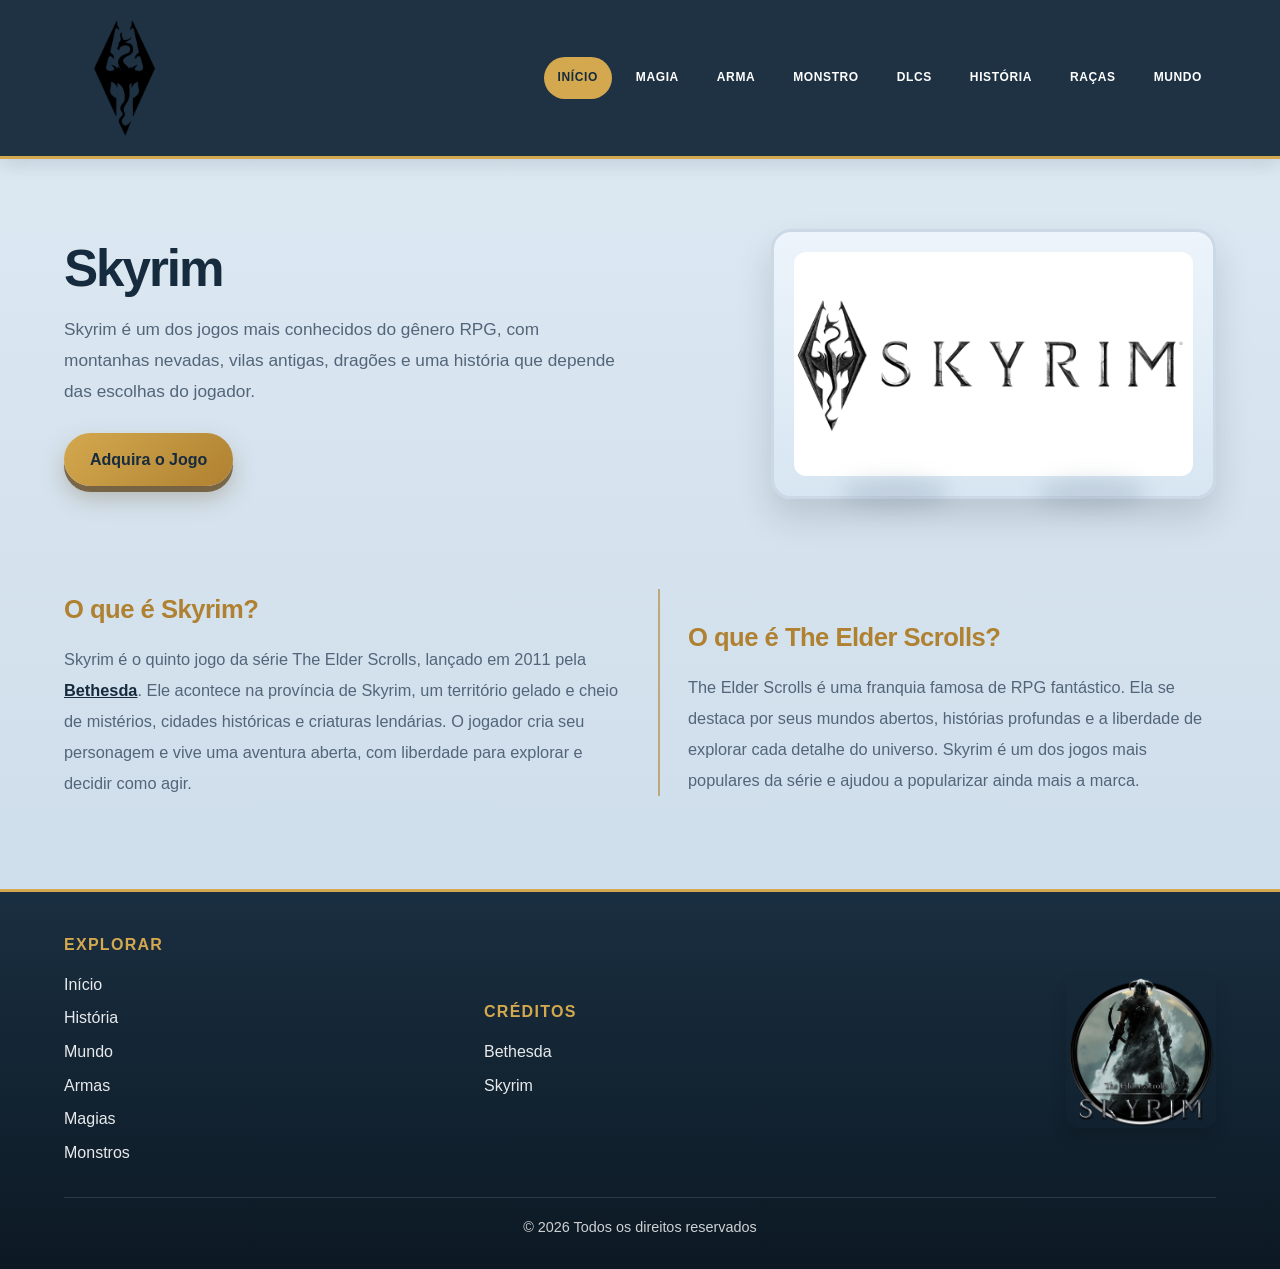
<file: index.html>
<!DOCTYPE html>
<html lang="pt-BR">
<head>
    <meta charset="UTF-8">
    <meta name="viewport" content="width=device-width, initial-scale=1.0">
    <title>Skyrim | The Elder Scrolls</title>
    <link rel="stylesheet" href="css/style.css">
</head>
<body>
    <header class="cabecalho">
        <div class="limite-conteudo agrupamento-navegacao">
            <div class="caixa-logo">
                <img src="imagens/logo.png" alt="Logo exclusiva de Skyrim" class="logo-principal">
            </div>

            <nav class="menu-principal" aria-label="Navegação principal">
                <a href="index.html" class="ativo">Início</a>
                <a href="html/magia.html">Magia</a>
                <a href="html/arma.html">Arma</a>
                <a href="html/monstro.html">Monstro</a>
                <a href="html/dlcs.html">DLCs</a>
                <a href="html/historia.html">História</a>
                <a href="html/racas.html">Raças</a>
                <a href="html/mundo.html">Mundo</a>
            </nav>
        </div>
    </header>

    <main class="limite-conteudo">
        <section class="apresentacao">
            <div class="texto-apresentacao">
                <h1>Skyrim</h1>
                <p>
                    Skyrim é um dos jogos mais conhecidos do gênero RPG, com montanhas nevadas,
                    vilas antigas, dragões e uma história que depende das escolhas do jogador.
                </p>
                <div class="acoes-principais">
                    <a href="https://elderscrolls.bethesda.net/pt-BR/skyrim10/buy-now" class="botao-principal" target="_blank" rel="noopener noreferrer">Adquira o Jogo</a>
                </div>
            </div>

            <div class="imagem-apresentacao">
                <div class="moldura-imagem">
                    <img src="imagens/Skyrim-Logo_escrita.jpg" alt="Logo do jogo The Elder Scrolls V: Skyrim">
                </div>
            </div>
        </section>

        <section class="descricao">
            <article>
                <h2>O que é Skyrim?</h2>
                <p>
                    Skyrim é o quinto jogo da série The Elder Scrolls, lançado em 2011 pela <a href="https://bethesda.net/pt-BR" target="_blank" rel="noopener noreferrer">Bethesda</a>.
                    Ele acontece na província de Skyrim, um território gelado e cheio de mistérios,
                    cidades históricas e criaturas lendárias. O jogador cria seu personagem e vive
                    uma aventura aberta, com liberdade para explorar e decidir como agir.
                </p>
            </article>

            <article>
                <h2>O que é The Elder Scrolls?</h2>
                <p>
                    The Elder Scrolls é uma franquia famosa de RPG fantástico. Ela se destaca por
                    seus mundos abertos, histórias profundas e a liberdade de explorar cada detalhe
                    do universo. Skyrim é um dos jogos mais populares da série e ajudou a popularizar
                    ainda mais a marca.
                </p>
            </article>
        </section>
    </main>

    <footer class="rodape">
        <div class="limite-conteudo conteudo-rodape">
            <div class="bloco-rodape">
                <h3>Explorar</h3>
                <ul>
                    <li><a href="index.html">Início</a></li>
                    <li><a href="html/historia.html">História</a></li>
                    <li><a href="html/mundo.html">Mundo</a></li>
                    <li><a href="html/arma.html">Armas</a></li>
                    <li><a href="html/magia.html">Magias</a></li>
                    <li><a href="html/monstro.html">Monstros</a></li>
                </ul>
            </div>

            <div class="bloco-rodape">
                <h3>Créditos</h3>
                <ul >
                    <li><a href="https://bethesda.net/pt-BR" target="_blank" rel="noopener noreferrer">Bethesda</a></li>
                    <li><a href="https://elderscrolls.bethesda.net/pt-BR/skyrim10" target="_blank" rel="noopener noreferrer">Skyrim</a></li>
                </ul>
            </div>

            <div class="bloco-rodape bloco-imagem-rodape">
                <img src="imagens/skyrim_viking.png" alt="Imagem do Viking de Skyrim" class="imagem-rodape">
            </div>
        </div>
        <div class="limite-conteudo direitos-rodape">
            <p>© 2026 Todos os direitos reservados</p>
        </div>
    </footer>
</body>
</html>
</file>
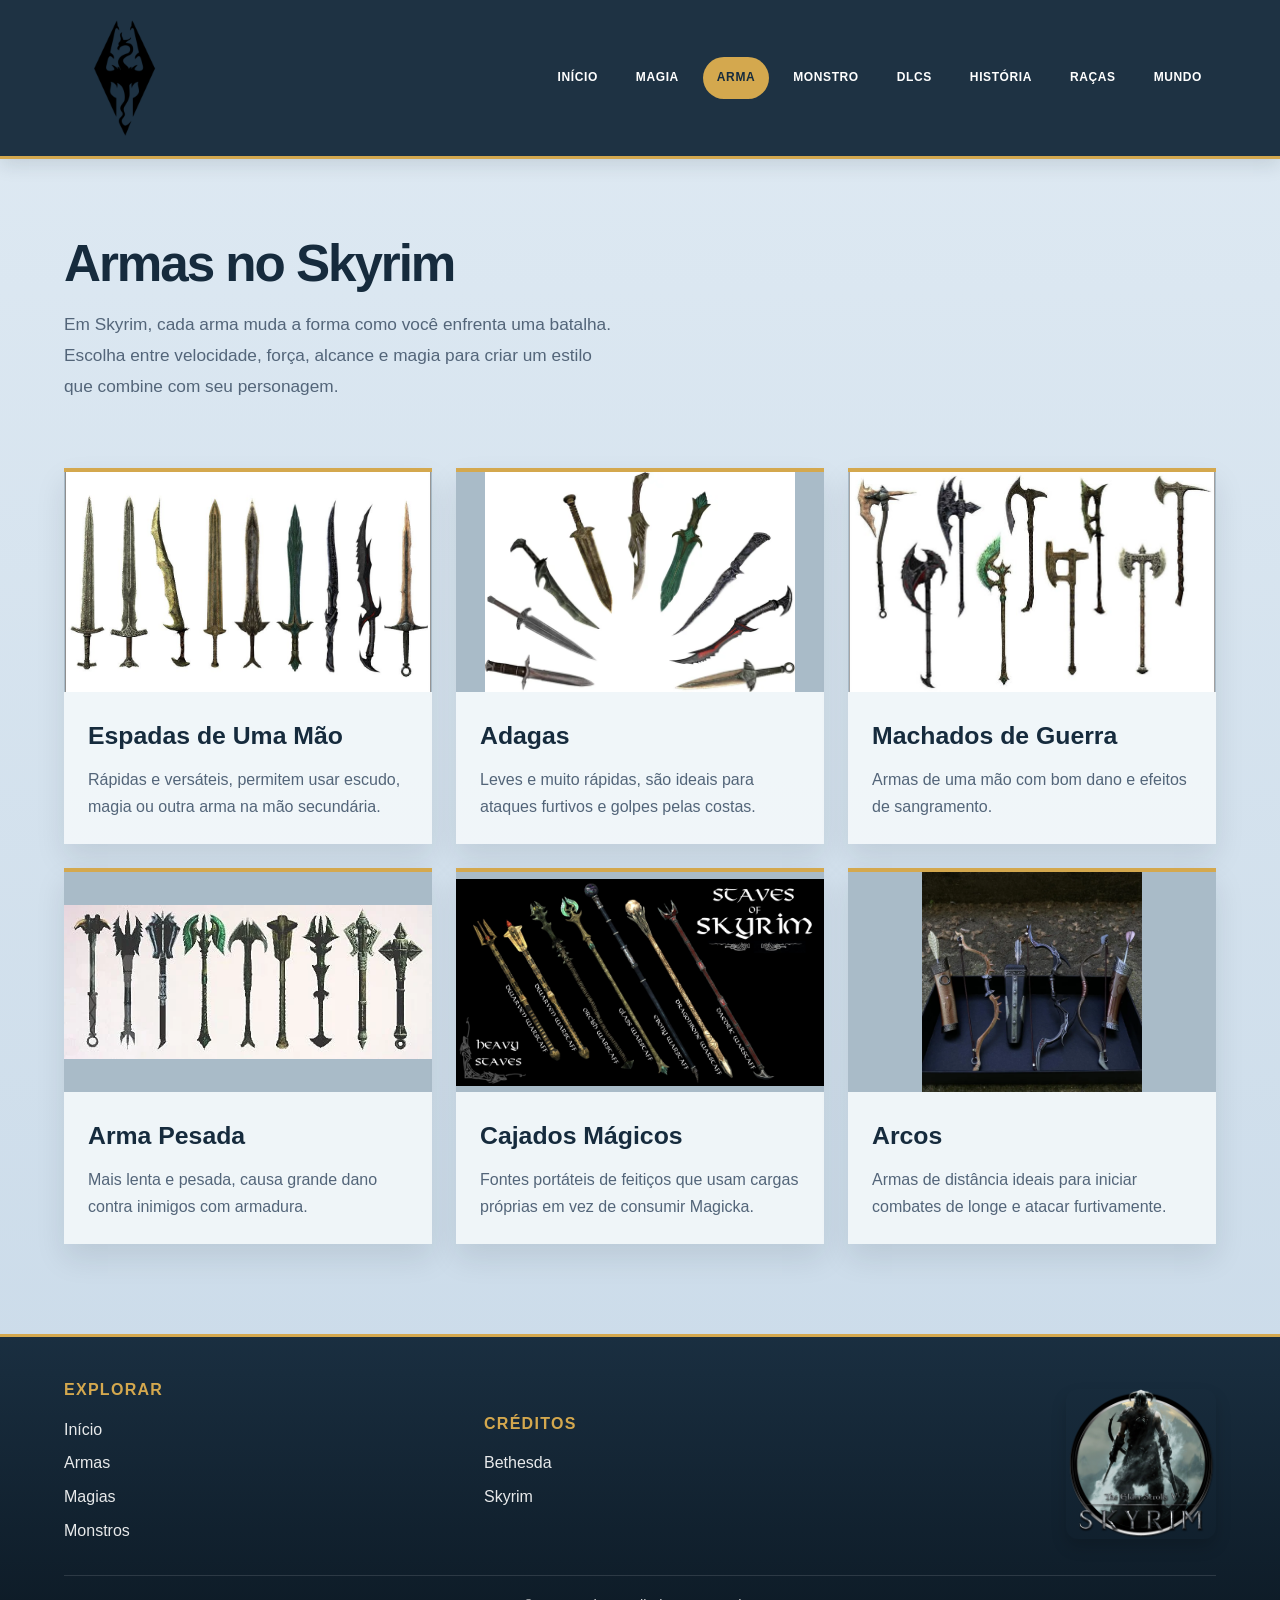
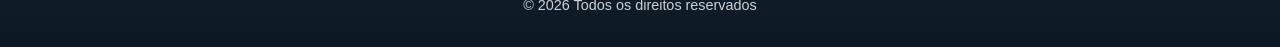
<file: html/arma.html>
<!DOCTYPE html>
<html lang="pt-BR">
<head>
    <meta charset="UTF-8">
    <meta name="viewport" content="width=device-width, initial-scale=1.0">
    <title>Armas | Skyrim</title>
    <link rel="stylesheet" href="../css/style.css">
</head>
<body>
    <header class="cabecalho">
        <div class="limite-conteudo agrupamento-navegacao">
            <div class="caixa-logo"><img src="../imagens/logo.png" alt="Logo de Skyrim" class="logo-principal"></div>
            <nav class="menu-principal" aria-label="Navegação principal">
                <a href="../index.html">Início</a>
                <a href="magia.html">Magia</a>
                <a href="arma.html" class="ativo">Arma</a>
                <a href="monstro.html">Monstro</a>
                <a href="dlcs.html">DLCs</a>
                <a href="historia.html">História</a>
                <a href="racas.html">Raças</a>
                <a href="mundo.html">Mundo</a>
            </nav>
        </div>
    </header>

    <main class="limite-conteudo dlcs-pagina">
        <section class="apresentacao dlcs-abertura">
            <div class="texto-apresentacao">
                <h1>Armas no Skyrim</h1>
                <p>Em Skyrim, cada arma muda a forma como você enfrenta uma batalha. Escolha entre velocidade, força, alcance e magia para criar um estilo que combine com seu personagem.</p>
            </div>
        </section>

        <section class="lista-dlcs" aria-label="Categorias de armas de Skyrim">
            <article class="cartao-dlc">
                <img class="imagem-arma" src="../imagens/imgarmas/arma-espadas-uma-mao.jpg" alt="Espadas de uma mão">
                <div class="conteudo-dlc"><h2>Espadas de Uma Mão</h2><p>Rápidas e versáteis, permitem usar escudo, magia ou outra arma na mão secundária.</p></div>
            </article>
            <article class="cartao-dlc">
                <img class="imagem-arma" src="../imagens/imgarmas/arma-adagas.webp" alt="Adagas">
                <div class="conteudo-dlc"><h2>Adagas</h2><p>Leves e muito rápidas, são ideais para ataques furtivos e golpes pelas costas.</p></div>
            </article>
            <article class="cartao-dlc">
                <img class="imagem-arma imagem-arma-espelhada" src="../imagens/imgarmas/arma-machados-guerra.jpg" alt="Machado de guerra">
                <div class="conteudo-dlc"><h2>Machados de Guerra</h2><p>Armas de uma mão com bom dano e efeitos de sangramento.</p></div>
            </article>
            <article class="cartao-dlc">
                <img class="imagem-arma" src="../imagens/imgarmas/arma-pesada.webp" alt="Maça pesada">
                <div class="conteudo-dlc"><h2>Arma Pesada</h2><p>Mais lenta e pesada, causa grande dano contra inimigos com armadura.</p></div>
            </article>
            <article class="cartao-dlc">
                <img class="imagem-arma" src="../imagens/imgarmas/arma-cajados-magicos.jpg" alt="Cajado mágico">
                <div class="conteudo-dlc"><h2>Cajados Mágicos</h2><p>Fontes portáteis de feitiços que usam cargas próprias em vez de consumir Magicka.</p></div>
            </article>
            <article class="cartao-dlc">
                <img class="imagem-arma" src="../imagens/imgarmas/arma-arcos.webp" alt="Arco">
                <div class="conteudo-dlc"><h2>Arcos</h2><p>Armas de distância ideais para iniciar combates de longe e atacar furtivamente.</p></div>
            </article>
        </section>
    </main>

    <footer class="rodape">
        <div class="limite-conteudo conteudo-rodape">
            <div class="bloco-rodape">
                <h3>Explorar</h3>
                <ul>
                    <li><a href="../index.html">Início</a></li>
                    <li><a href="arma.html">Armas</a></li>
                    <li><a href="magia.html">Magias</a></li>
                    <li><a href="monstro.html">Monstros</a></li>
                </ul>
            </div>
            <div class="bloco-rodape">
                <h3>Créditos</h3>
                <ul >
                    <li><a href="https://bethesda.net/pt-BR" target="_blank" rel="noopener noreferrer">Bethesda</a></li>
                    <li><a href="https://elderscrolls.bethesda.net/pt-BR/skyrim10" target="_blank" rel="noopener noreferrer">Skyrim</a></li>
                </ul>
            </div>
            <div class="bloco-rodape bloco-imagem-rodape"><img src="../imagens/skyrim_viking.png" alt="Imagem do Viking de Skyrim" class="imagem-rodape"></div>
        </div>
        <div class="limite-conteudo direitos-rodape"><p>© 2026 Todos os direitos reservados</p></div>
    </footer>
</body>
</html>
</file>
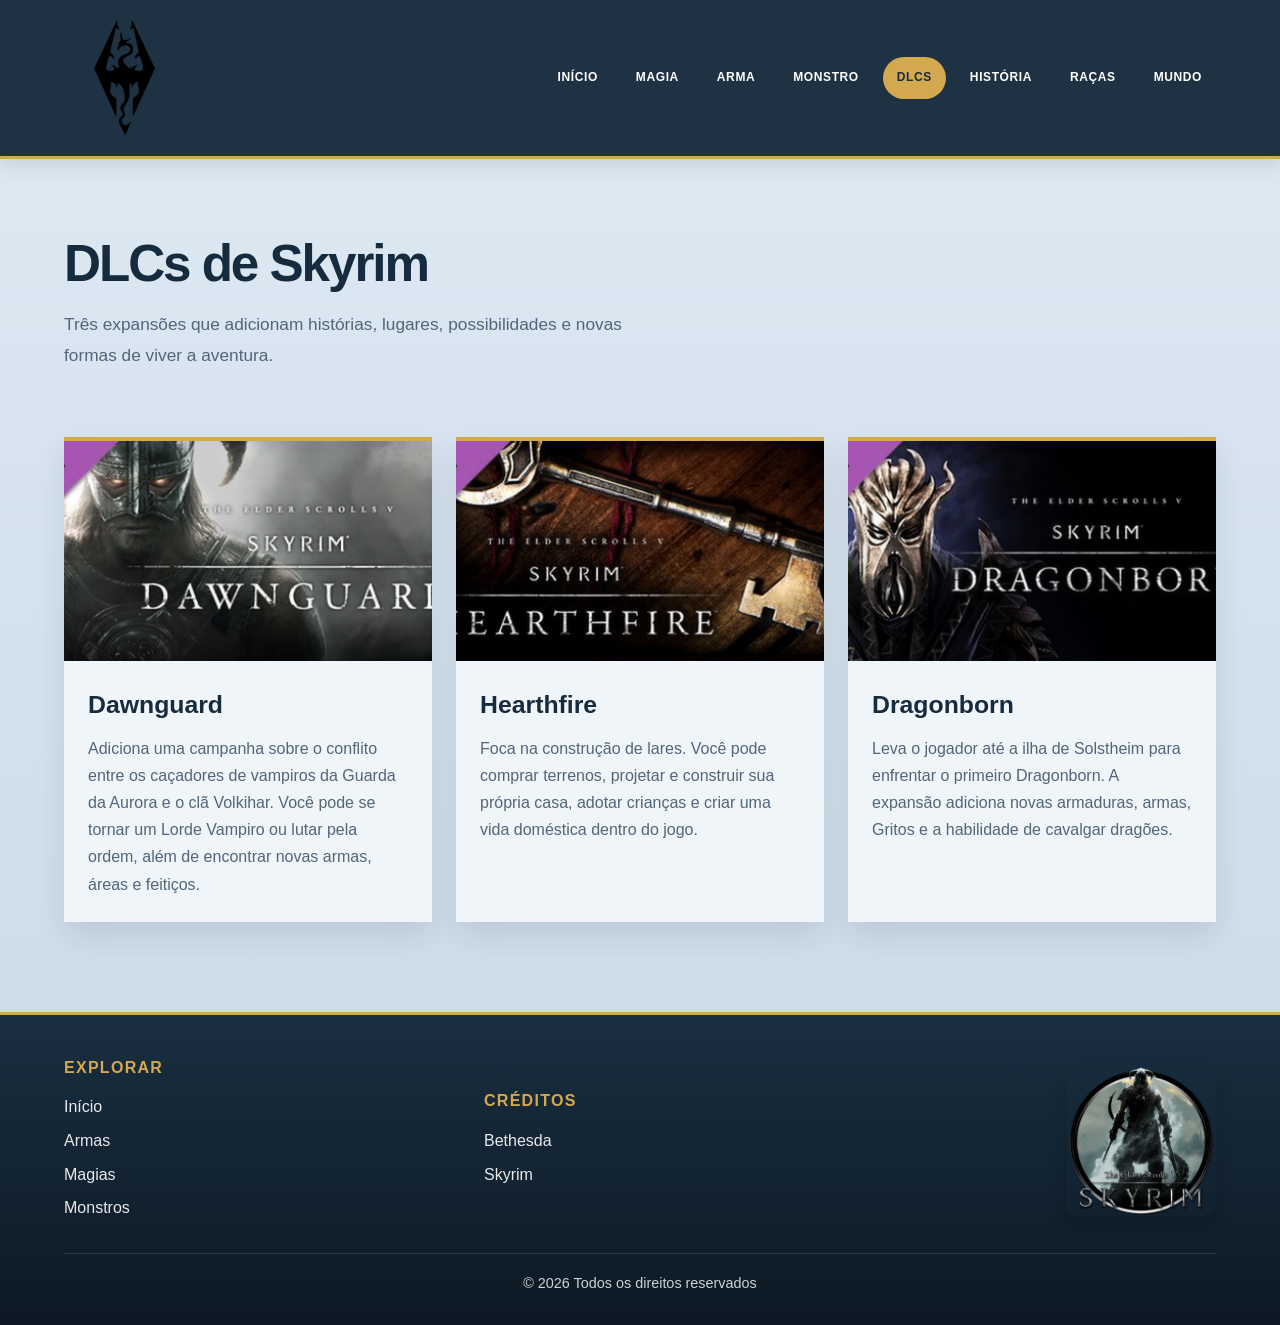
<file: html/dlcs.html>
<!DOCTYPE html>
<html lang="pt-BR">
<head>
    <meta charset="UTF-8">
    <meta name="viewport" content="width=device-width, initial-scale=1.0">
    <title>DLCs</title>
    <link rel="stylesheet" href="../css/style.css">
</head>
<body>
    <header class="cabecalho">
        <div class="limite-conteudo agrupamento-navegacao">
            <div class="caixa-logo"><img src="../imagens/logo.png" alt="Logo de Skyrim" class="logo-principal"></div>
            <nav class="menu-principal" aria-label="Navegação principal">
                <a href="../index.html">Início</a>
                <a href="magia.html">Magia</a>
                <a href="arma.html">Arma</a>
                <a href="monstro.html">Monstro</a>
                <a href="dlcs.html" class="ativo">DLCs</a>
                <a href="historia.html">História</a>
                <a href="racas.html">Raças</a>
                <a href="mundo.html">Mundo</a>
            </nav>
        </div>
    </header>

    <main class="limite-conteudo dlcs-pagina">
        <section class="apresentacao dlcs-abertura">
            <div class="texto-apresentacao">
                <h1>DLCs de Skyrim</h1>
                <p>Três expansões que adicionam histórias, lugares, possibilidades e novas formas de viver a aventura.</p>
            </div>
        </section>

        <section class="lista-dlcs" aria-label="Expansões de Skyrim">
            <article class="cartao-dlc">
                <img src="../imagens/imgdlcs/dlc-dawnguard.jpg" alt="Dawnguard, expansão de Skyrim">
                <div class="conteudo-dlc">
                    <h2>Dawnguard</h2>
                    <p>Adiciona uma campanha sobre o conflito entre os caçadores de vampiros da Guarda da Aurora e o clã Volkihar. Você pode se tornar um Lorde Vampiro ou lutar pela ordem, além de encontrar novas armas, áreas e feitiços.</p>
                </div>
            </article>

            <article class="cartao-dlc">
                <img src="../imagens/imgdlcs/dlc-hearthfire.jpg" alt="Hearthfire, expansão de Skyrim">
                <div class="conteudo-dlc">
                    <h2>Hearthfire</h2>
                    <p>Foca na construção de lares. Você pode comprar terrenos, projetar e construir sua própria casa, adotar crianças e criar uma vida doméstica dentro do jogo.</p>
                </div>
            </article>

            <article class="cartao-dlc">
                <img src="../imagens/imgdlcs/dlc-dragonborn.jpg" alt="Dragonborn, expansão de Skyrim">
                <div class="conteudo-dlc">
                    <h2>Dragonborn</h2>
                    <p>Leva o jogador até a ilha de Solstheim para enfrentar o primeiro Dragonborn. A expansão adiciona novas armaduras, armas, Gritos e a habilidade de cavalgar dragões.</p>
                </div>
            </article>
        </section>
    </main>
    <footer class="rodape"><div class="limite-conteudo conteudo-rodape"><div class="bloco-rodape"><h3>Explorar</h3><ul><li><a href="../index.html">Início</a></li><li><a href="arma.html">Armas</a></li><li><a href="magia.html">Magias</a></li><li><a href="monstro.html">Monstros</a></li></ul></div><div class="bloco-rodape"><h3>Créditos</h3><ul ><li><a href="https://bethesda.net/pt-BR" target="_blank" rel="noopener noreferrer">Bethesda</a></li><li><a href="https://elderscrolls.bethesda.net/pt-BR/skyrim10" target="_blank" rel="noopener noreferrer">Skyrim</a></li></ul></div><div class="bloco-rodape bloco-imagem-rodape"><img src="../imagens/skyrim_viking.png" alt="Imagem do Viking de Skyrim" class="imagem-rodape"></div></div><div class="limite-conteudo direitos-rodape"><p>© 2026 Todos os direitos reservados</p></div></footer>
</body>
</html>
</file>
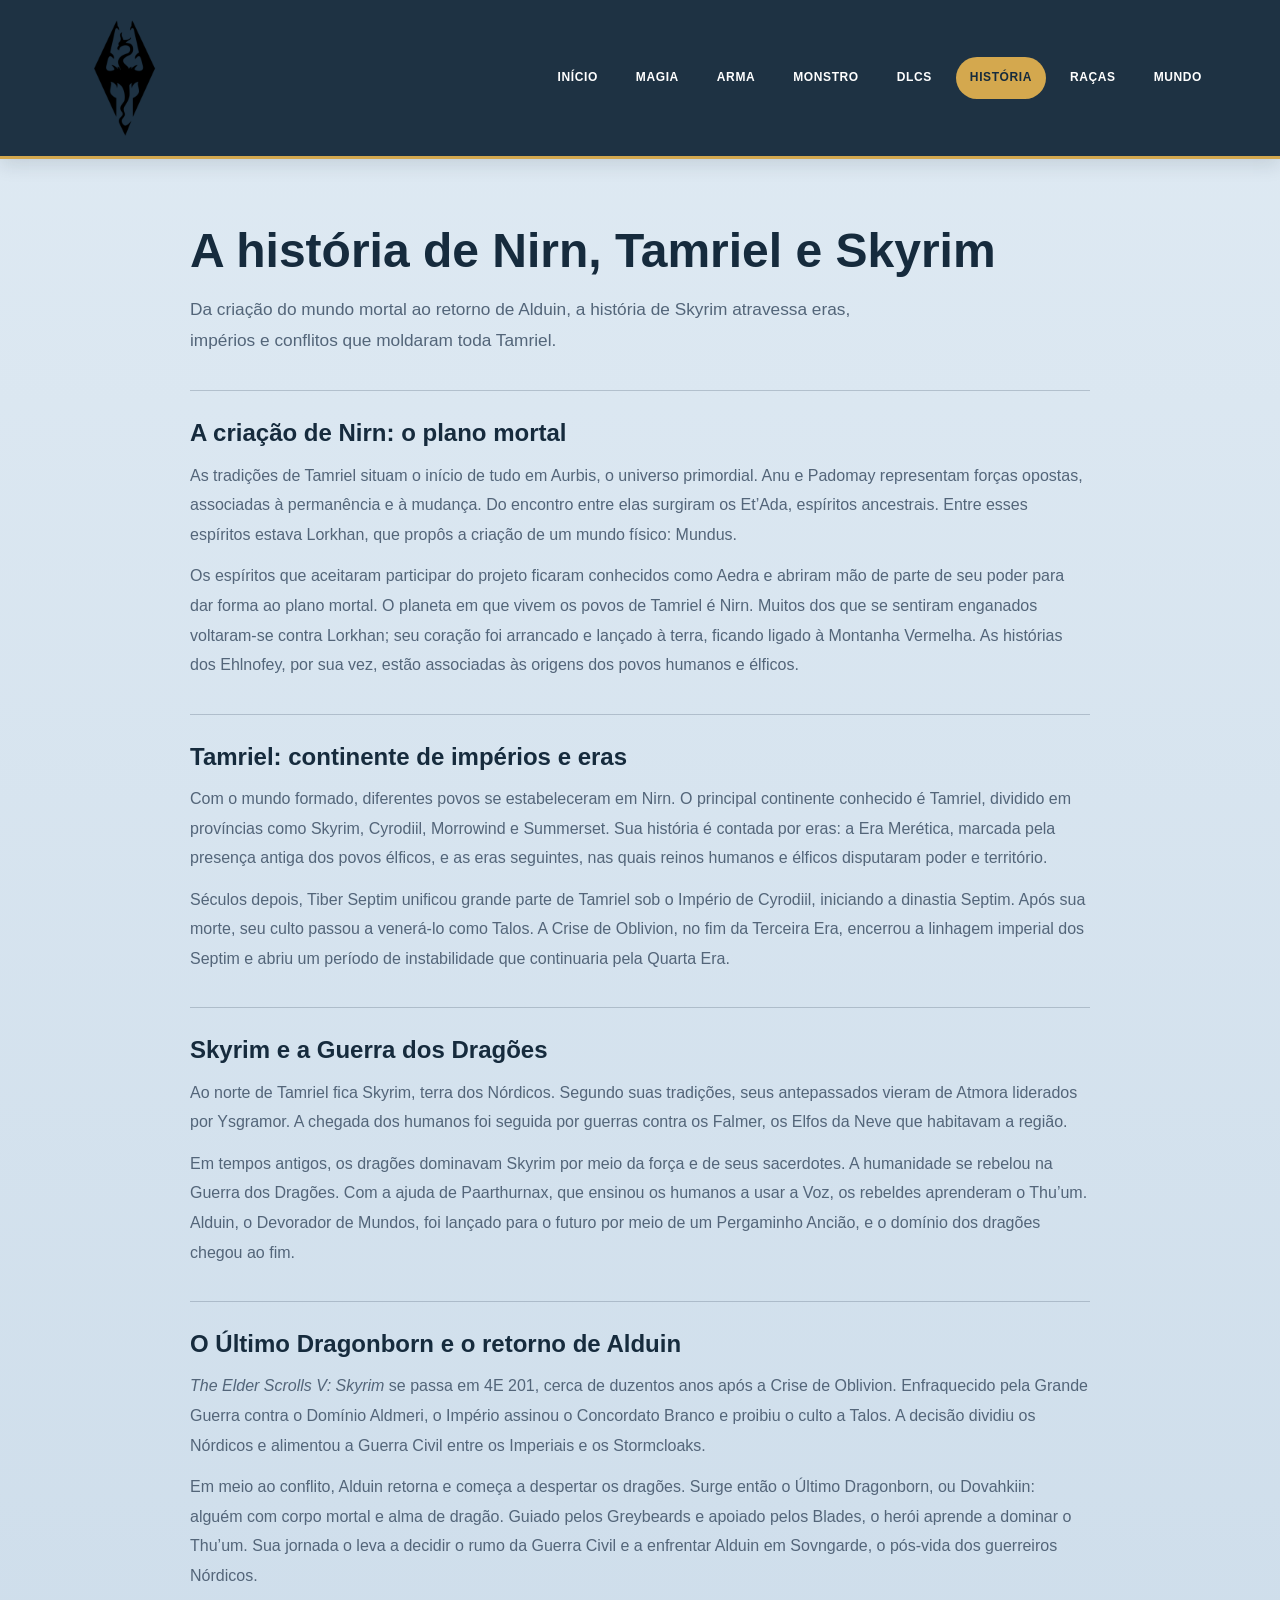
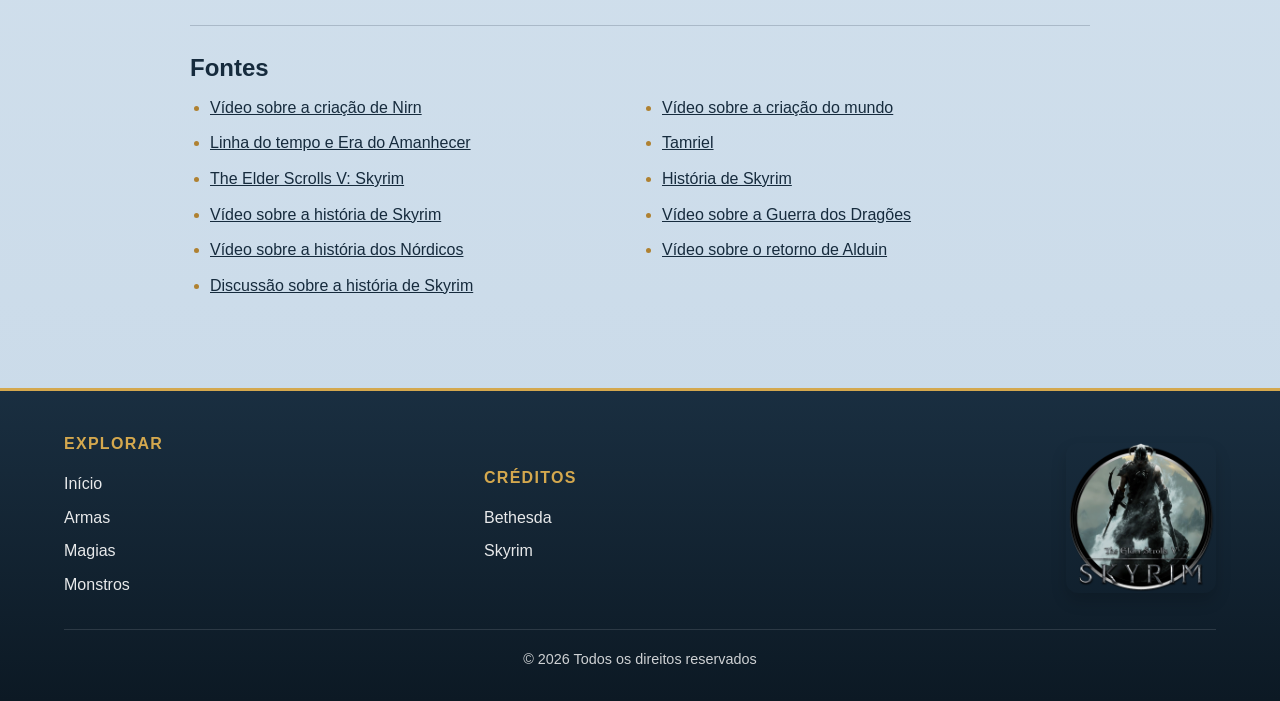
<file: html/historia.html>
<!DOCTYPE html>
<html lang="pt-BR">
<head>
    <meta charset="UTF-8">
    <meta name="viewport" content="width=device-width, initial-scale=1.0">
    <title>História</title>
    <link rel="stylesheet" href="../css/style.css">
</head>
<body>
    <header class="cabecalho">
        <div class="limite-conteudo agrupamento-navegacao">
            <div class="caixa-logo"><img src="../imagens/logo.png" alt="Logo de Skyrim" class="logo-principal"></div>
            <nav class="menu-principal" aria-label="Navegação principal">
                <a href="../index.html">Início</a>
                <a href="magia.html">Magia</a>
                <a href="arma.html">Arma</a>
                <a href="monstro.html">Monstro</a>
                <a href="dlcs.html">DLCs</a>
                <a href="historia.html" class="ativo">História</a>
                <a href="racas.html">Raças</a>
                <a href="mundo.html">Mundo</a>
            </nav>
        </div>
    </header>

    <main class="limite-conteudo historia-pagina">
        <article class="texto-historia">
            <header>
                <h1>A história de Nirn, Tamriel e Skyrim</h1>
                <p class="abertura-historia">Da criação do mundo mortal ao retorno de Alduin, a história de Skyrim atravessa eras, impérios e conflitos que moldaram toda Tamriel.</p>
            </header>

            <section aria-labelledby="criacao-nirn">
                <h2 id="criacao-nirn">A criação de Nirn: o plano mortal</h2>
                <p>As tradições de Tamriel situam o início de tudo em Aurbis, o universo primordial. Anu e Padomay representam forças opostas, associadas à permanência e à mudança. Do encontro entre elas surgiram os Et’Ada, espíritos ancestrais. Entre esses espíritos estava Lorkhan, que propôs a criação de um mundo físico: Mundus.</p>
                <p>Os espíritos que aceitaram participar do projeto ficaram conhecidos como Aedra e abriram mão de parte de seu poder para dar forma ao plano mortal. O planeta em que vivem os povos de Tamriel é Nirn. Muitos dos que se sentiram enganados voltaram-se contra Lorkhan; seu coração foi arrancado e lançado à terra, ficando ligado à Montanha Vermelha. As histórias dos Ehlnofey, por sua vez, estão associadas às origens dos povos humanos e élficos.</p>
            </section>

            <section aria-labelledby="tamriel-eras">
                <h2 id="tamriel-eras">Tamriel: continente de impérios e eras</h2>
                <p>Com o mundo formado, diferentes povos se estabeleceram em Nirn. O principal continente conhecido é Tamriel, dividido em províncias como Skyrim, Cyrodiil, Morrowind e Summerset. Sua história é contada por eras: a Era Merética, marcada pela presença antiga dos povos élficos, e as eras seguintes, nas quais reinos humanos e élficos disputaram poder e território.</p>
                <p>Séculos depois, Tiber Septim unificou grande parte de Tamriel sob o Império de Cyrodiil, iniciando a dinastia Septim. Após sua morte, seu culto passou a venerá-lo como Talos. A Crise de Oblivion, no fim da Terceira Era, encerrou a linhagem imperial dos Septim e abriu um período de instabilidade que continuaria pela Quarta Era.</p>
            </section>

            <section aria-labelledby="skyrim-dragoes">
                <h2 id="skyrim-dragoes">Skyrim e a Guerra dos Dragões</h2>
                <p>Ao norte de Tamriel fica Skyrim, terra dos Nórdicos. Segundo suas tradições, seus antepassados vieram de Atmora liderados por Ysgramor. A chegada dos humanos foi seguida por guerras contra os Falmer, os Elfos da Neve que habitavam a região.</p>
                <p>Em tempos antigos, os dragões dominavam Skyrim por meio da força e de seus sacerdotes. A humanidade se rebelou na Guerra dos Dragões. Com a ajuda de Paarthurnax, que ensinou os humanos a usar a Voz, os rebeldes aprenderam o Thu’um. Alduin, o Devorador de Mundos, foi lançado para o futuro por meio de um Pergaminho Ancião, e o domínio dos dragões chegou ao fim.</p>
            </section>

            <section aria-labelledby="ultimo-dragonborn">
                <h2 id="ultimo-dragonborn">O Último Dragonborn e o retorno de Alduin</h2>
                <p><em>The Elder Scrolls V: Skyrim</em> se passa em 4E 201, cerca de duzentos anos após a Crise de Oblivion. Enfraquecido pela Grande Guerra contra o Domínio Aldmeri, o Império assinou o Concordato Branco e proibiu o culto a Talos. A decisão dividiu os Nórdicos e alimentou a Guerra Civil entre os Imperiais e os Stormcloaks.</p>
                <p>Em meio ao conflito, Alduin retorna e começa a despertar os dragões. Surge então o Último Dragonborn, ou Dovahkiin: alguém com corpo mortal e alma de dragão. Guiado pelos Greybeards e apoiado pelos Blades, o herói aprende a dominar o Thu’um. Sua jornada o leva a decidir o rumo da Guerra Civil e a enfrentar Alduin em Sovngarde, o pós-vida dos guerreiros Nórdicos.</p>
            </section>

            <section class="referencias-historia" aria-labelledby="fontes-historia">
                <h2 id="fontes-historia">Fontes</h2>
                <ul>
                    <li><a href="https://www.youtube.com/watch?v=A8XFr4k-fdo&amp;t=92" target="_blank" rel="noopener noreferrer">Vídeo sobre a criação de Nirn</a></li>
                    <li><a href="https://www.youtube.com/watch?v=wrZMrboulBA" target="_blank" rel="noopener noreferrer">Vídeo sobre a criação do mundo</a></li>
                    <li><a href="https://charizalex.wordpress.com/2019/07/17/introducao-a-the-elder-scrolls-1-linha-do-tempo-e-a-era-do-amanhecer/" target="_blank" rel="noopener noreferrer">Linha do tempo e Era do Amanhecer</a></li>
                    <li><a href="https://elderscrolls.fandom.com/pt/wiki/Tamriel" target="_blank" rel="noopener noreferrer">Tamriel</a></li>
                    <li><a href="https://pt.wikipedia.org/wiki/The_Elder_Scrolls_V:_Skyrim" target="_blank" rel="noopener noreferrer">The Elder Scrolls V: Skyrim</a></li>
                    <li><a href="https://theelderscrollv-skyrim.weebly.com/histoacuteria.html" target="_blank" rel="noopener noreferrer">História de Skyrim</a></li>
                    <li><a href="https://www.youtube.com/watch?v=i8ktNrk5Hzk&amp;t=345" target="_blank" rel="noopener noreferrer">Vídeo sobre a história de Skyrim</a></li>
                    <li><a href="https://www.youtube.com/watch?v=5thRSotaGZs" target="_blank" rel="noopener noreferrer">Vídeo sobre a Guerra dos Dragões</a></li>
                    <li><a href="https://www.youtube.com/watch?v=ZiM-mKKfYlI&amp;t=384" target="_blank" rel="noopener noreferrer">Vídeo sobre a história dos Nórdicos</a></li>
                    <li><a href="https://www.youtube.com/shorts/tfT0z2_dcw0" target="_blank" rel="noopener noreferrer">Vídeo sobre o retorno de Alduin</a></li>
                    <li><a href="https://www.reddit.com/r/skyrim/comments/198nfwu/can_someone_direct_me_to_a_lorehistory_breakdown/?tl=pt-br" target="_blank" rel="noopener noreferrer">Discussão sobre a história de Skyrim</a></li>
                </ul>
            </section>
        </article>
    </main>
    <footer class="rodape"><div class="limite-conteudo conteudo-rodape"><div class="bloco-rodape"><h3>Explorar</h3><ul><li><a href="../index.html">Início</a></li><li><a href="arma.html">Armas</a></li><li><a href="magia.html">Magias</a></li><li><a href="monstro.html">Monstros</a></li></ul></div><div class="bloco-rodape"><h3>Créditos</h3><ul ><li><a href="https://bethesda.net/pt-BR" target="_blank" rel="noopener noreferrer">Bethesda</a></li><li><a href="https://elderscrolls.bethesda.net/pt-BR/skyrim10" target="_blank" rel="noopener noreferrer">Skyrim</a></li></ul></div><div class="bloco-rodape bloco-imagem-rodape"><img src="../imagens/skyrim_viking.png" alt="Imagem do Viking de Skyrim" class="imagem-rodape"></div></div><div class="limite-conteudo direitos-rodape"><p>© 2026 Todos os direitos reservados</p></div></footer>
</body>
</html>
</file>
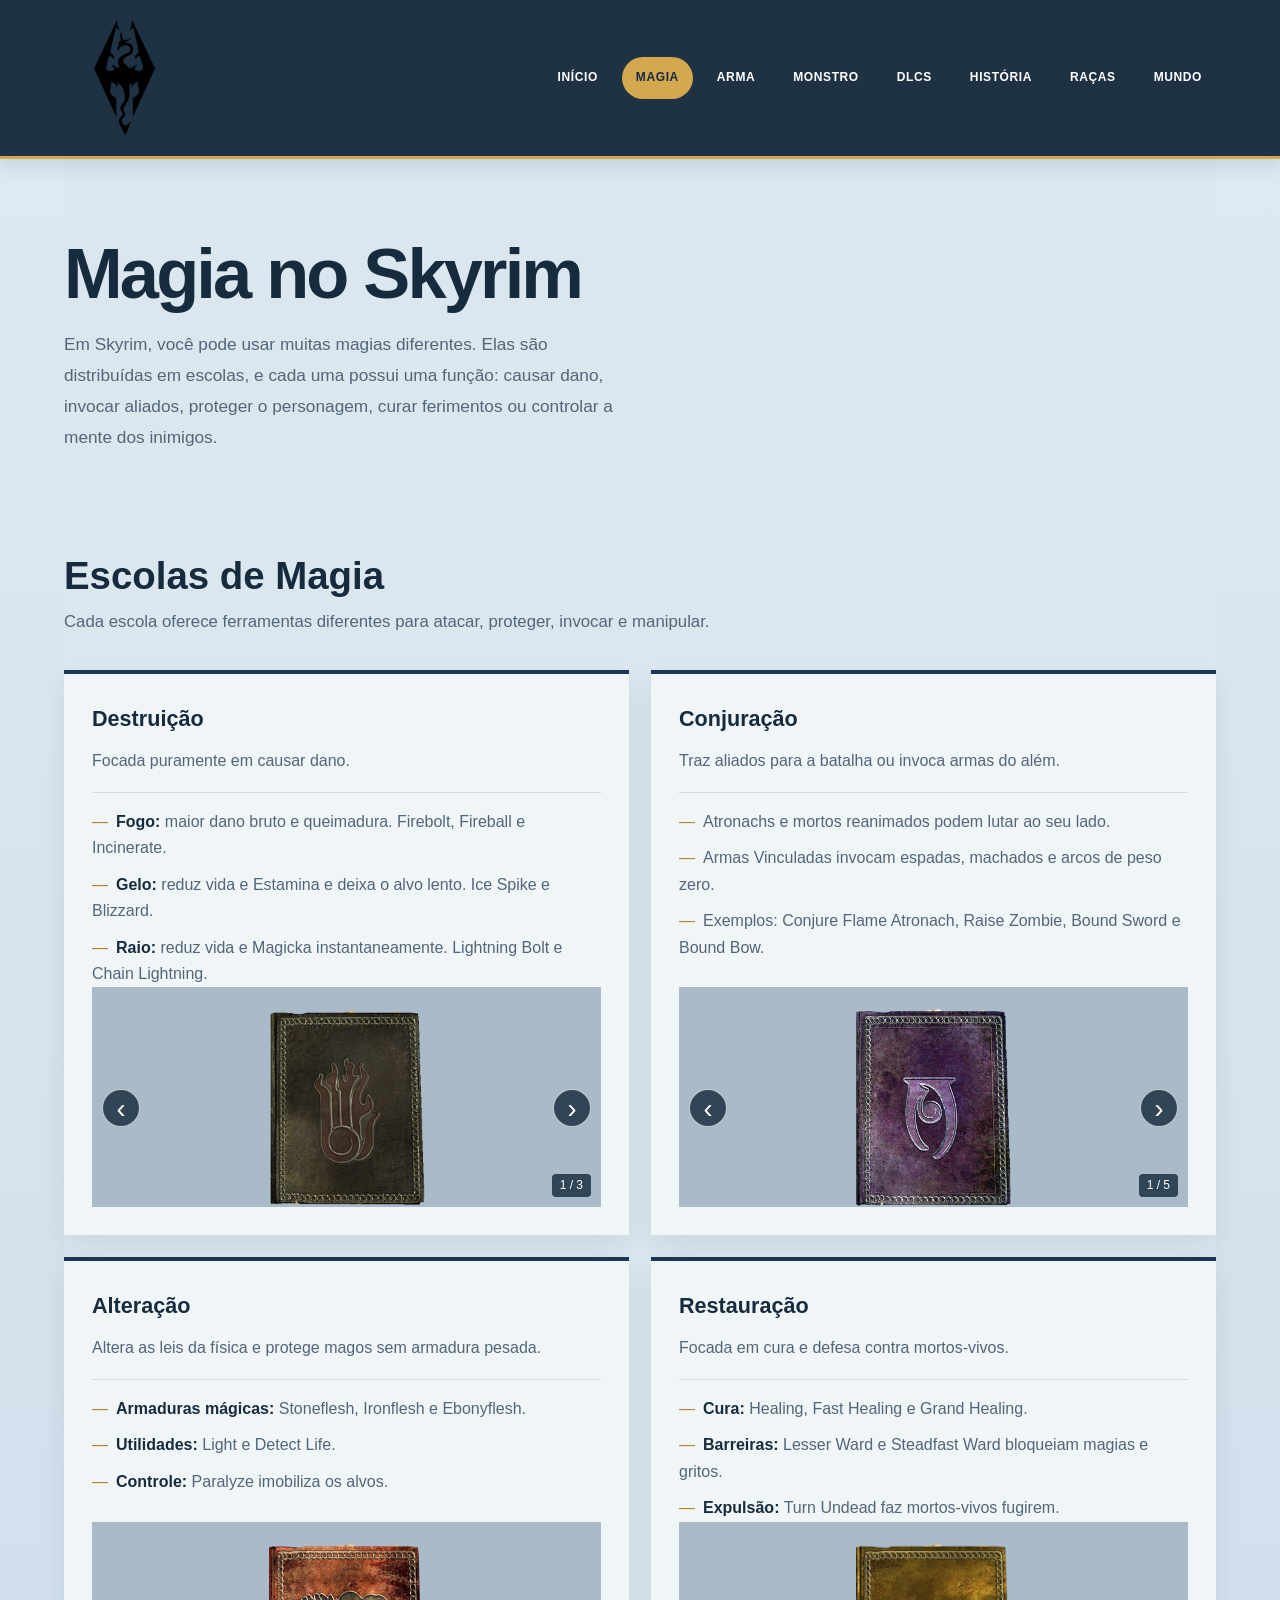
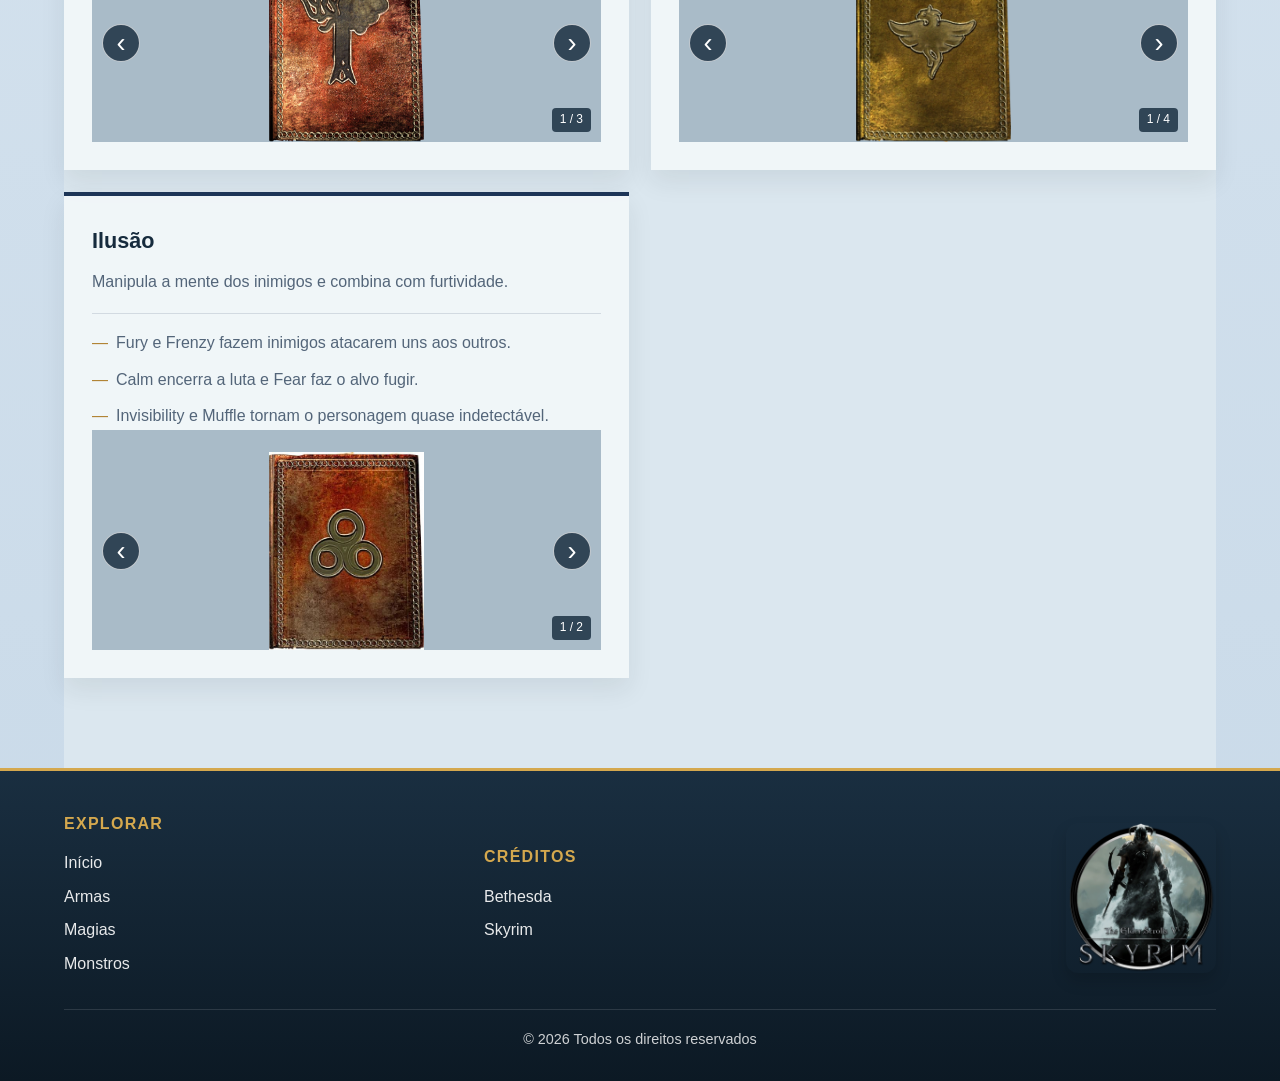
<file: html/magia.html>
<!DOCTYPE html>
<html lang="pt-BR">
<head>
    <meta charset="UTF-8">
    <meta name="viewport" content="width=device-width, initial-scale=1.0">
    <title>Magia | Skyrim</title>
    <link rel="stylesheet" href="../css/style.css">
</head>
<body>
    <header class="cabecalho"><div class="limite-conteudo agrupamento-navegacao"><div class="caixa-logo"><img src="../imagens/logo.png" alt="Logo de Skyrim" class="logo-principal"></div><nav class="menu-principal" aria-label="Navegação principal">
        <a href="../index.html">Início</a><a href="magia.html" class="ativo">Magia</a><a href="arma.html">Arma</a><a href="monstro.html">Monstro</a><a href="dlcs.html">DLCs</a><a href="historia.html">História</a><a href="racas.html">Raças</a><a href="mundo.html">Mundo</a>
    </nav></div></header>
    <main class="limite-conteudo pagina-conteudo">
        <section class="apresentacao abertura-conteudo"><div class="texto-apresentacao"><h1>Magia no Skyrim</h1><p>Em Skyrim, você pode usar muitas magias diferentes. Elas são distribuídas em escolas, e cada uma possui uma função: causar dano, invocar aliados, proteger o personagem, curar ferimentos ou controlar a mente dos inimigos.</p></div></section>
        <section class="secao-conteudo" aria-labelledby="titulo-magias"><div class="titulo-secao"><h2 id="titulo-magias">Escolas de Magia</h2><p>Cada escola oferece ferramentas diferentes para atacar, proteger, invocar e manipular.</p></div><div class="lista-conteudo">
            <article class="cartao-conteudo"><h3>Destruição</h3><p>Focada puramente em causar dano.</p><ul><li><strong>Fogo:</strong> maior dano bruto e queimadura. Firebolt, Fireball e Incinerate.</li><li><strong>Gelo:</strong> reduz vida e Estamina e deixa o alvo lento. Ice Spike e Blizzard.</li><li><strong>Raio:</strong> reduz vida e Magicka instantaneamente. Lightning Bolt e Chain Lightning.</li></ul><div class="carrossel-conteudo carrossel-manual"><input class="seletor-carrossel seletor-1" type="radio" name="magia-destruicao" id="destruicao-seletor-1" checked><input class="seletor-carrossel seletor-2" type="radio" name="magia-destruicao" id="destruicao-seletor-2"><input class="seletor-carrossel seletor-3" type="radio" name="magia-destruicao" id="destruicao-seletor-3"><div class="carrossel-faixa" role="group" aria-label="Imagens de Destruição"><div class="etapa-carrossel" id="destruicao-1"><img src="../imagens/imgmagias/magia-destruicao-1.webp" alt="Magia de destruição"><label for="destruicao-seletor-3" class="controle-carrossel controle-carrossel-anterior" aria-label="Imagem anterior">‹</label><label for="destruicao-seletor-2" class="controle-carrossel controle-carrossel-proximo" aria-label="Próxima imagem">›</label><span class="contador-carrossel">1 / 3</span></div><div class="etapa-carrossel" id="destruicao-2"><img src="../imagens/imgmagias/magia-destruicao-2.jpg" alt="Feitiço de destruição"><label for="destruicao-seletor-1" class="controle-carrossel controle-carrossel-anterior" aria-label="Imagem anterior">‹</label><label for="destruicao-seletor-3" class="controle-carrossel controle-carrossel-proximo" aria-label="Próxima imagem">›</label><span class="contador-carrossel">2 / 3</span></div><div class="etapa-carrossel" id="destruicao-3"><img src="../imagens/imgmagias/magia-destruicao-3.jpg" alt="Destruição em combate"><label for="destruicao-seletor-2" class="controle-carrossel controle-carrossel-anterior" aria-label="Imagem anterior">‹</label><label for="destruicao-seletor-1" class="controle-carrossel controle-carrossel-proximo" aria-label="Próxima imagem">›</label><span class="contador-carrossel">3 / 3</span></div></div></div></article>
            <article class="cartao-conteudo"><h3>Conjuração</h3><p>Traz aliados para a batalha ou invoca armas do além.</p><ul><li>Atronachs e mortos reanimados podem lutar ao seu lado.</li><li>Armas Vinculadas invocam espadas, machados e arcos de peso zero.</li><li>Exemplos: Conjure Flame Atronach, Raise Zombie, Bound Sword e Bound Bow.</li></ul><div class="carrossel-conteudo carrossel-manual"><input class="seletor-carrossel seletor-1" type="radio" name="magia-conjuracao" id="conjuracao-seletor-1" checked><input class="seletor-carrossel seletor-2" type="radio" name="magia-conjuracao" id="conjuracao-seletor-2"><input class="seletor-carrossel seletor-3" type="radio" name="magia-conjuracao" id="conjuracao-seletor-3"><input class="seletor-carrossel seletor-4" type="radio" name="magia-conjuracao" id="conjuracao-seletor-4"><input class="seletor-carrossel seletor-5" type="radio" name="magia-conjuracao" id="conjuracao-seletor-5"><div class="carrossel-faixa" role="group" aria-label="Imagens de Conjuração"><div class="etapa-carrossel" id="conjuracao-1"><img src="../imagens/imgmagias/magia-conjuracao-1.webp" alt="Magia de conjuração"><label for="conjuracao-seletor-5" class="controle-carrossel controle-carrossel-anterior" aria-label="Imagem anterior">‹</label><label for="conjuracao-seletor-2" class="controle-carrossel controle-carrossel-proximo" aria-label="Próxima imagem">›</label><span class="contador-carrossel">1 / 5</span></div><div class="etapa-carrossel" id="conjuracao-2"><img src="../imagens/imgmagias/magia-conjuracao-2.webp" alt="Invocação em Skyrim"><label for="conjuracao-seletor-1" class="controle-carrossel controle-carrossel-anterior" aria-label="Imagem anterior">‹</label><label for="conjuracao-seletor-3" class="controle-carrossel controle-carrossel-proximo" aria-label="Próxima imagem">›</label><span class="contador-carrossel">2 / 5</span></div><div class="etapa-carrossel" id="conjuracao-3"><img src="../imagens/imgmagias/magia-conjuracao-3.jpg" alt="Criatura invocada"><label for="conjuracao-seletor-2" class="controle-carrossel controle-carrossel-anterior" aria-label="Imagem anterior">‹</label><label for="conjuracao-seletor-4" class="controle-carrossel controle-carrossel-proximo" aria-label="Próxima imagem">›</label><span class="contador-carrossel">3 / 5</span></div><div class="etapa-carrossel" id="conjuracao-4"><img src="../imagens/imgmagias/magia-conjuracao-4.jpg" alt="Conjuração em Skyrim"><label for="conjuracao-seletor-3" class="controle-carrossel controle-carrossel-anterior" aria-label="Imagem anterior">‹</label><label for="conjuracao-seletor-5" class="controle-carrossel controle-carrossel-proximo" aria-label="Próxima imagem">›</label><span class="contador-carrossel">4 / 5</span></div><div class="etapa-carrossel" id="conjuracao-5"><img src="../imagens/imgmagias/magia-conjuracao-5.jpg" alt="Feitiço de conjuração"><label for="conjuracao-seletor-4" class="controle-carrossel controle-carrossel-anterior" aria-label="Imagem anterior">‹</label><label for="conjuracao-seletor-1" class="controle-carrossel controle-carrossel-proximo" aria-label="Próxima imagem">›</label><span class="contador-carrossel">5 / 5</span></div></div></div></article>
            <article class="cartao-conteudo"><h3>Alteração</h3><p>Altera as leis da física e protege magos sem armadura pesada.</p><ul><li><strong>Armaduras mágicas:</strong> Stoneflesh, Ironflesh e Ebonyflesh.</li><li><strong>Utilidades:</strong> Light e Detect Life.</li><li><strong>Controle:</strong> Paralyze imobiliza os alvos.</li></ul><div class="carrossel-conteudo carrossel-manual"><input class="seletor-carrossel seletor-1" type="radio" name="magia-alteracao" id="alteracao-seletor-1" checked><input class="seletor-carrossel seletor-2" type="radio" name="magia-alteracao" id="alteracao-seletor-2"><input class="seletor-carrossel seletor-3" type="radio" name="magia-alteracao" id="alteracao-seletor-3"><div class="carrossel-faixa" role="group" aria-label="Imagens de Alteração"><div class="etapa-carrossel" id="alteracao-1"><img src="../imagens/imgmagias/magia-alteracao-1.jpg" alt="Magia de alteração"><label for="alteracao-seletor-3" class="controle-carrossel controle-carrossel-anterior" aria-label="Imagem anterior">‹</label><label for="alteracao-seletor-2" class="controle-carrossel controle-carrossel-proximo" aria-label="Próxima imagem">›</label><span class="contador-carrossel">1 / 3</span></div><div class="etapa-carrossel" id="alteracao-2"><img src="../imagens/imgmagias/magia-alteracao-2.webp" alt="Armadura mágica"><label for="alteracao-seletor-1" class="controle-carrossel controle-carrossel-anterior" aria-label="Imagem anterior">‹</label><label for="alteracao-seletor-3" class="controle-carrossel controle-carrossel-proximo" aria-label="Próxima imagem">›</label><span class="contador-carrossel">2 / 3</span></div><div class="etapa-carrossel" id="alteracao-3"><img src="../imagens/imgmagias/magia-alteracao-3.jpg" alt="Feitiço de alteração"><label for="alteracao-seletor-2" class="controle-carrossel controle-carrossel-anterior" aria-label="Imagem anterior">‹</label><label for="alteracao-seletor-1" class="controle-carrossel controle-carrossel-proximo" aria-label="Próxima imagem">›</label><span class="contador-carrossel">3 / 3</span></div></div></div></article>
            <article class="cartao-conteudo"><h3>Restauração</h3><p>Focada em cura e defesa contra mortos-vivos.</p><ul><li><strong>Cura:</strong> Healing, Fast Healing e Grand Healing.</li><li><strong>Barreiras:</strong> Lesser Ward e Steadfast Ward bloqueiam magias e gritos.</li><li><strong>Expulsão:</strong> Turn Undead faz mortos-vivos fugirem.</li></ul><div class="carrossel-conteudo carrossel-manual"><input class="seletor-carrossel seletor-1" type="radio" name="magia-restauracao" id="restauracao-seletor-1" checked><input class="seletor-carrossel seletor-2" type="radio" name="magia-restauracao" id="restauracao-seletor-2"><input class="seletor-carrossel seletor-3" type="radio" name="magia-restauracao" id="restauracao-seletor-3"><input class="seletor-carrossel seletor-4" type="radio" name="magia-restauracao" id="restauracao-seletor-4"><div class="carrossel-faixa" role="group" aria-label="Imagens de Restauração"><div class="etapa-carrossel" id="restauracao-1"><img src="../imagens/imgmagias/magia-restauracao-1.jpg" alt="Magia de restauração"><label for="restauracao-seletor-4" class="controle-carrossel controle-carrossel-anterior" aria-label="Imagem anterior">‹</label><label for="restauracao-seletor-2" class="controle-carrossel controle-carrossel-proximo" aria-label="Próxima imagem">›</label><span class="contador-carrossel">1 / 4</span></div><div class="etapa-carrossel" id="restauracao-2"><img src="../imagens/imgmagias/magia-restauracao-2.webp" alt="Cura em Skyrim"><label for="restauracao-seletor-1" class="controle-carrossel controle-carrossel-anterior" aria-label="Imagem anterior">‹</label><label for="restauracao-seletor-3" class="controle-carrossel controle-carrossel-proximo" aria-label="Próxima imagem">›</label><span class="contador-carrossel">2 / 4</span></div><div class="etapa-carrossel" id="restauracao-3"><img src="../imagens/imgmagias/magia-restauracao-3.jpg" alt="Barreira mágica"><label for="restauracao-seletor-2" class="controle-carrossel controle-carrossel-anterior" aria-label="Imagem anterior">‹</label><label for="restauracao-seletor-4" class="controle-carrossel controle-carrossel-proximo" aria-label="Próxima imagem">›</label><span class="contador-carrossel">3 / 4</span></div><div class="etapa-carrossel" id="restauracao-4"><img src="../imagens/imgmagias/magia-restauracao-4.webp" alt="Restauração em Skyrim"><label for="restauracao-seletor-3" class="controle-carrossel controle-carrossel-anterior" aria-label="Imagem anterior">‹</label><label for="restauracao-seletor-1" class="controle-carrossel controle-carrossel-proximo" aria-label="Próxima imagem">›</label><span class="contador-carrossel">4 / 4</span></div></div></div></article>
            <article class="cartao-conteudo"><h3>Ilusão</h3><p>Manipula a mente dos inimigos e combina com furtividade.</p><ul><li>Fury e Frenzy fazem inimigos atacarem uns aos outros.</li><li>Calm encerra a luta e Fear faz o alvo fugir.</li><li>Invisibility e Muffle tornam o personagem quase indetectável.</li></ul><div class="carrossel-conteudo carrossel-manual"><input class="seletor-carrossel seletor-1" type="radio" name="magia-ilusao" id="ilusao-seletor-1" checked><input class="seletor-carrossel seletor-2" type="radio" name="magia-ilusao" id="ilusao-seletor-2"><div class="carrossel-faixa" role="group" aria-label="Imagens de Ilusão"><div class="etapa-carrossel" id="ilusao-1"><img src="../imagens/imgmagias/magia-ilusao-1.jpg" alt="Magia de ilusão"><label for="ilusao-seletor-2" class="controle-carrossel controle-carrossel-anterior" aria-label="Imagem anterior">‹</label><label for="ilusao-seletor-2" class="controle-carrossel controle-carrossel-proximo" aria-label="Próxima imagem">›</label><span class="contador-carrossel">1 / 2</span></div><div class="etapa-carrossel" id="ilusao-2"><img src="../imagens/imgmagias/magia-ilusao-2.jpg" alt="Feitiço de ilusão"><label for="ilusao-seletor-1" class="controle-carrossel controle-carrossel-anterior" aria-label="Imagem anterior">‹</label><label for="ilusao-seletor-1" class="controle-carrossel controle-carrossel-proximo" aria-label="Próxima imagem">›</label><span class="contador-carrossel">2 / 2</span></div></div></div></article>
        </div></section>
    </main>

    <footer class="rodape">
        <div class="limite-conteudo conteudo-rodape">
            <div class="bloco-rodape"><h3>Explorar</h3><ul><li><a href="../index.html">Início</a></li><li><a href="arma.html">Armas</a></li><li><a href="magia.html">Magias</a></li><li><a href="monstro.html">Monstros</a></li></ul></div>
            <div class="bloco-rodape"><h3>Créditos</h3><ul ><li><a href="https://bethesda.net/pt-BR" target="_blank" rel="noopener noreferrer">Bethesda</a></li><li><a href="https://elderscrolls.bethesda.net/pt-BR/skyrim10" target="_blank" rel="noopener noreferrer">Skyrim</a></li></ul></div>
            <div class="bloco-rodape bloco-imagem-rodape"><img src="../imagens/skyrim_viking.png" alt="Imagem do Viking de Skyrim" class="imagem-rodape"></div>
        </div>
        <div class="limite-conteudo direitos-rodape"><p>© 2026 Todos os direitos reservados</p></div>
    </footer>
</body>
</html>
</file>
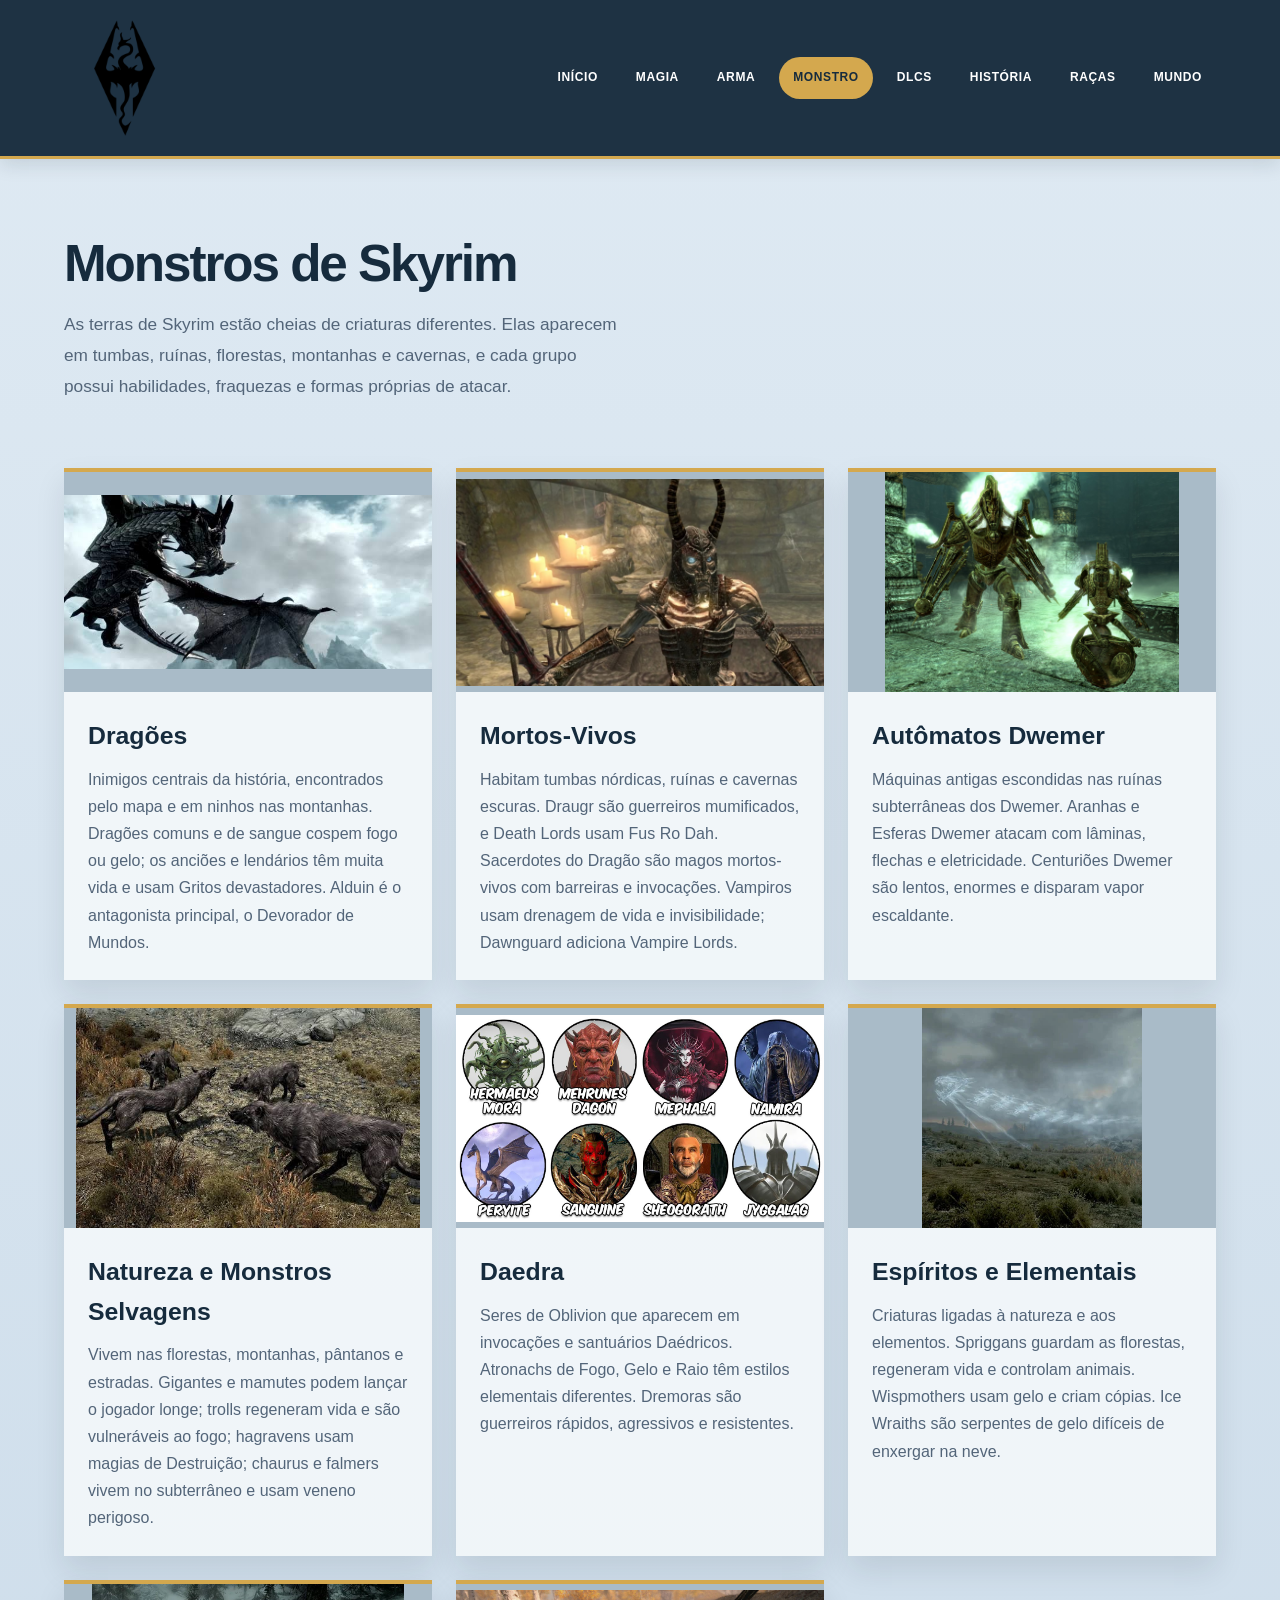
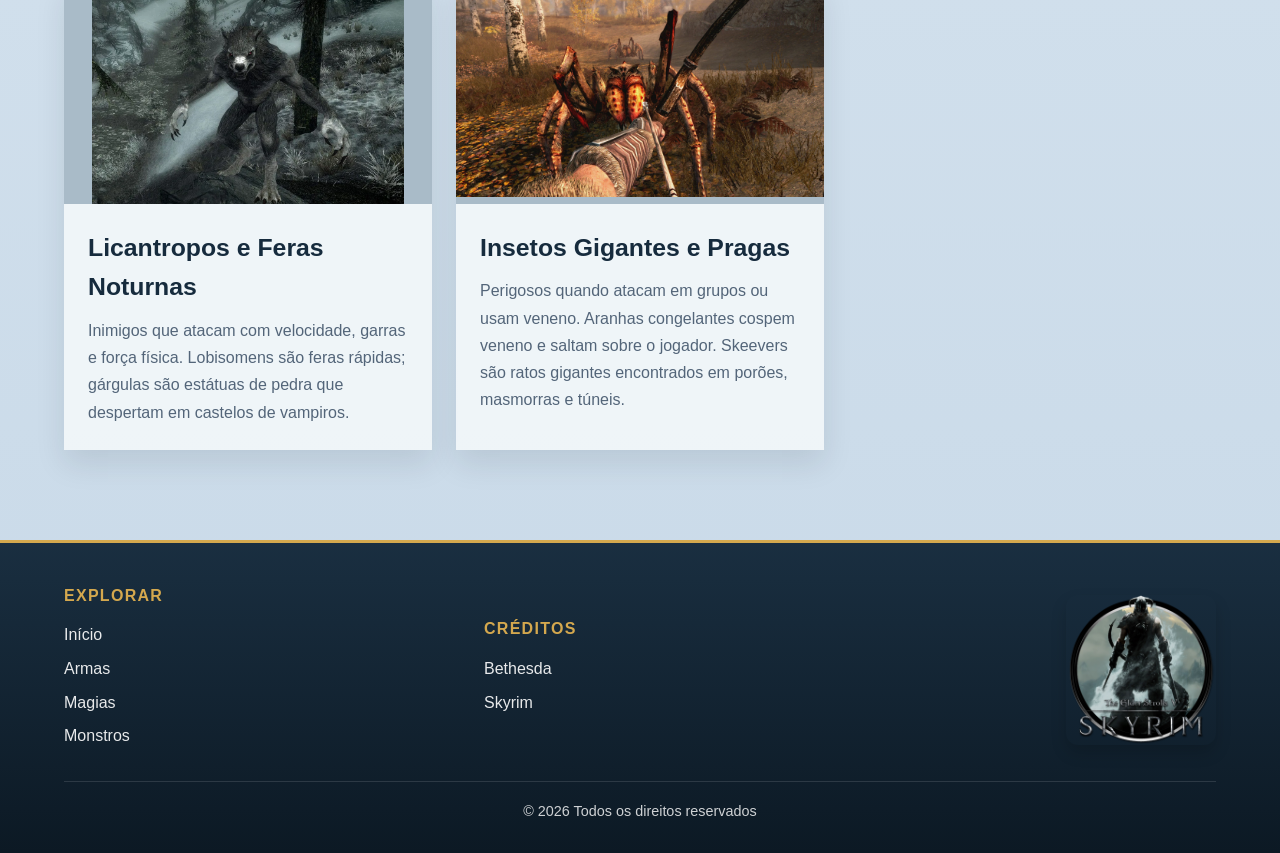
<file: html/monstro.html>
<!DOCTYPE html>
<html lang="pt-BR">
<head>
    <meta charset="UTF-8">
    <meta name="viewport" content="width=device-width, initial-scale=1.0">
    <title>Monstros | Skyrim</title>
    <link rel="stylesheet" href="../css/style.css">
</head>
<body>
    <header class="cabecalho"><div class="limite-conteudo agrupamento-navegacao"><div class="caixa-logo"><img src="../imagens/logo.png" alt="Logo de Skyrim" class="logo-principal"></div><nav class="menu-principal" aria-label="Navegação principal">
        <a href="../index.html">Início</a><a href="magia.html">Magia</a><a href="arma.html">Arma</a><a href="monstro.html" class="ativo">Monstro</a><a href="dlcs.html">DLCs</a><a href="historia.html">História</a><a href="racas.html">Raças</a><a href="mundo.html">Mundo</a>
    </nav></div></header>
    <main class="limite-conteudo dlcs-pagina">
        <section class="apresentacao dlcs-abertura">
            <div class="texto-apresentacao">
                <h1>Monstros de Skyrim</h1>
                <p>As terras de Skyrim estão cheias de criaturas diferentes. Elas aparecem em tumbas, ruínas, florestas, montanhas e cavernas, e cada grupo possui habilidades, fraquezas e formas próprias de atacar.</p>
            </div>
        </section>
        <section class="lista-dlcs" aria-label="Categorias de monstros de Skyrim">
            <article class="cartao-dlc">
                <img class="imagem-monstro" src="../imagens/imgmonstros/monstro-dragoes.jpg" alt="Dragão de Skyrim">
                <div class="conteudo-dlc"><h2>Dragões</h2><p>Inimigos centrais da história, encontrados pelo mapa e em ninhos nas montanhas. Dragões comuns e de sangue cospem fogo ou gelo; os anciões e lendários têm muita vida e usam Gritos devastadores. Alduin é o antagonista principal, o Devorador de Mundos.</p></div>
            </article>
            <article class="cartao-dlc">
                <img class="imagem-monstro" src="../imagens/imgmonstros/monstro-mortos-vivos.jpg" alt="Mortos-vivos de Skyrim">
                <div class="conteudo-dlc"><h2>Mortos-Vivos</h2><p>Habitam tumbas nórdicas, ruínas e cavernas escuras. Draugr são guerreiros mumificados, e Death Lords usam Fus Ro Dah. Sacerdotes do Dragão são magos mortos-vivos com barreiras e invocações. Vampiros usam drenagem de vida e invisibilidade; Dawnguard adiciona Vampire Lords.</p></div>
            </article>
            <article class="cartao-dlc">
                <img class="imagem-monstro" src="../imagens/imgmonstros/monstro-automatos-dwemer.jpg" alt="Autômatos Dwemer">
                <div class="conteudo-dlc"><h2>Autômatos Dwemer</h2><p>Máquinas antigas escondidas nas ruínas subterrâneas dos Dwemer. Aranhas e Esferas Dwemer atacam com lâminas, flechas e eletricidade. Centuriões Dwemer são lentos, enormes e disparam vapor escaldante.</p></div>
            </article>
            <article class="cartao-dlc">
                <img class="imagem-monstro" src="../imagens/imgmonstros/monstro-natureza.jpg" alt="Monstros selvagens de Skyrim">
                <div class="conteudo-dlc"><h2>Natureza e Monstros Selvagens</h2><p>Vivem nas florestas, montanhas, pântanos e estradas. Gigantes e mamutes podem lançar o jogador longe; trolls regeneram vida e são vulneráveis ao fogo; hagravens usam magias de Destruição; chaurus e falmers vivem no subterrâneo e usam veneno perigoso.</p></div>
            </article>
            <article class="cartao-dlc">
                <img class="imagem-monstro" src="../imagens/imgmonstros/monstro-daedra.jpg" alt="Criatura Daedra de Skyrim">
                <div class="conteudo-dlc"><h2>Daedra</h2><p>Seres de Oblivion que aparecem em invocações e santuários Daédricos. Atronachs de Fogo, Gelo e Raio têm estilos elementais diferentes. Dremoras são guerreiros rápidos, agressivos e resistentes.</p></div>
            </article>
            <article class="cartao-dlc">
                <img class="imagem-monstro" src="../imagens/imgmonstros/monstro-elementais.webp" alt="Espíritos e elementais de Skyrim">
                <div class="conteudo-dlc"><h2>Espíritos e Elementais</h2><p>Criaturas ligadas à natureza e aos elementos. Spriggans guardam as florestas, regeneram vida e controlam animais. Wispmothers usam gelo e criam cópias. Ice Wraiths são serpentes de gelo difíceis de enxergar na neve.</p></div>
            </article>
            <article class="cartao-dlc">
                <img class="imagem-monstro" src="../imagens/imgmonstros/monstro-feras-noturnas.webp" alt="Feras noturnas de Skyrim">
                <div class="conteudo-dlc"><h2>Licantropos e Feras Noturnas</h2><p>Inimigos que atacam com velocidade, garras e força física. Lobisomens são feras rápidas; gárgulas são estátuas de pedra que despertam em castelos de vampiros.</p></div>
            </article>
            <article class="cartao-dlc">
                <img class="imagem-monstro" src="../imagens/imgmonstros/monstro-insetos.webp" alt="Insetos gigantes de Skyrim">
                <div class="conteudo-dlc"><h2>Insetos Gigantes e Pragas</h2><p>Perigosos quando atacam em grupos ou usam veneno. Aranhas congelantes cospem veneno e saltam sobre o jogador. Skeevers são ratos gigantes encontrados em porões, masmorras e túneis.</p></div>
            </article>
        </section>
    </main>

    <footer class="rodape">
        <div class="limite-conteudo conteudo-rodape">
            <div class="bloco-rodape"><h3>Explorar</h3><ul><li><a href="../index.html">Início</a></li><li><a href="arma.html">Armas</a></li><li><a href="magia.html">Magias</a></li><li><a href="monstro.html">Monstros</a></li></ul></div>
            <div class="bloco-rodape"><h3>Créditos</h3><ul ><li><a href="https://bethesda.net/pt-BR" target="_blank" rel="noopener noreferrer">Bethesda</a></li><li><a href="https://elderscrolls.bethesda.net/pt-BR/skyrim10" target="_blank" rel="noopener noreferrer">Skyrim</a></li></ul></div>
            <div class="bloco-rodape bloco-imagem-rodape"><img src="../imagens/skyrim_viking.png" alt="Imagem do Viking de Skyrim" class="imagem-rodape"></div>
        </div>
        <div class="limite-conteudo direitos-rodape"><p>© 2026 Todos os direitos reservados</p></div>
    </footer>
</body>
</html>
</file>
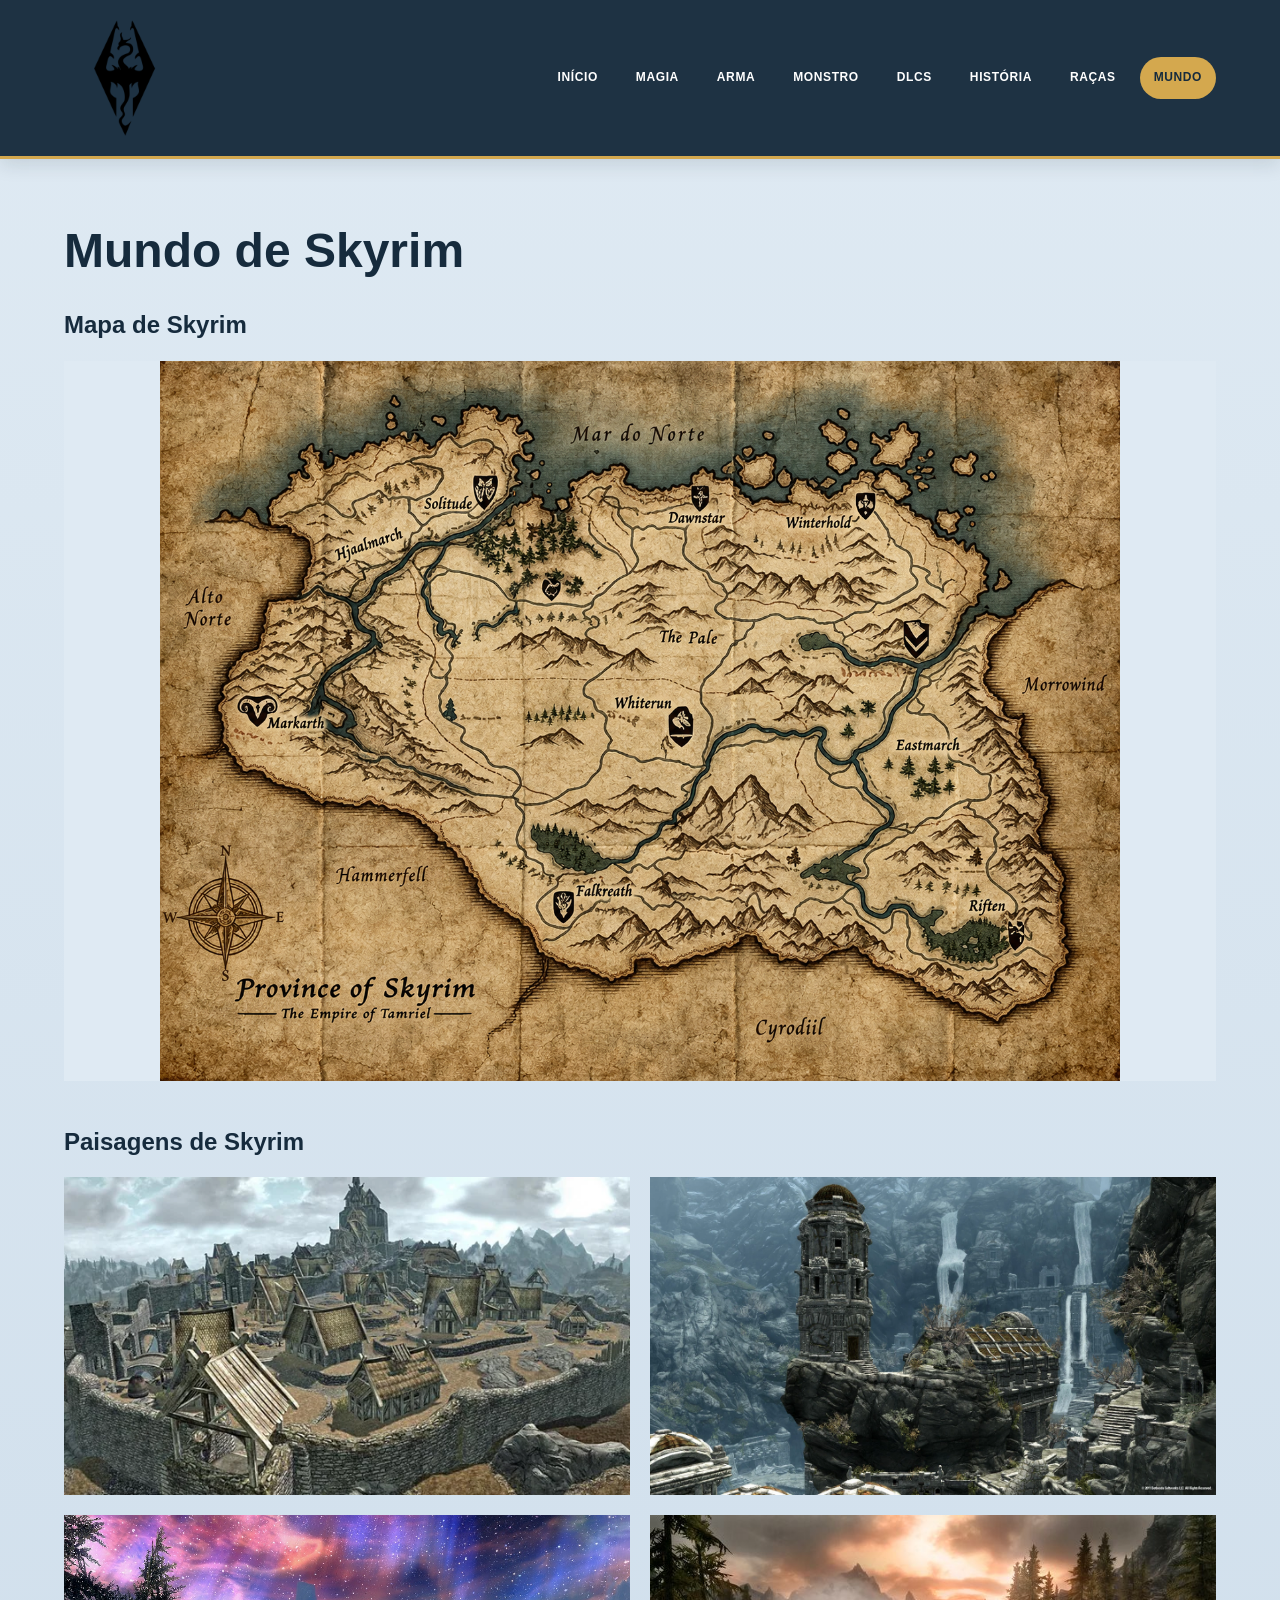
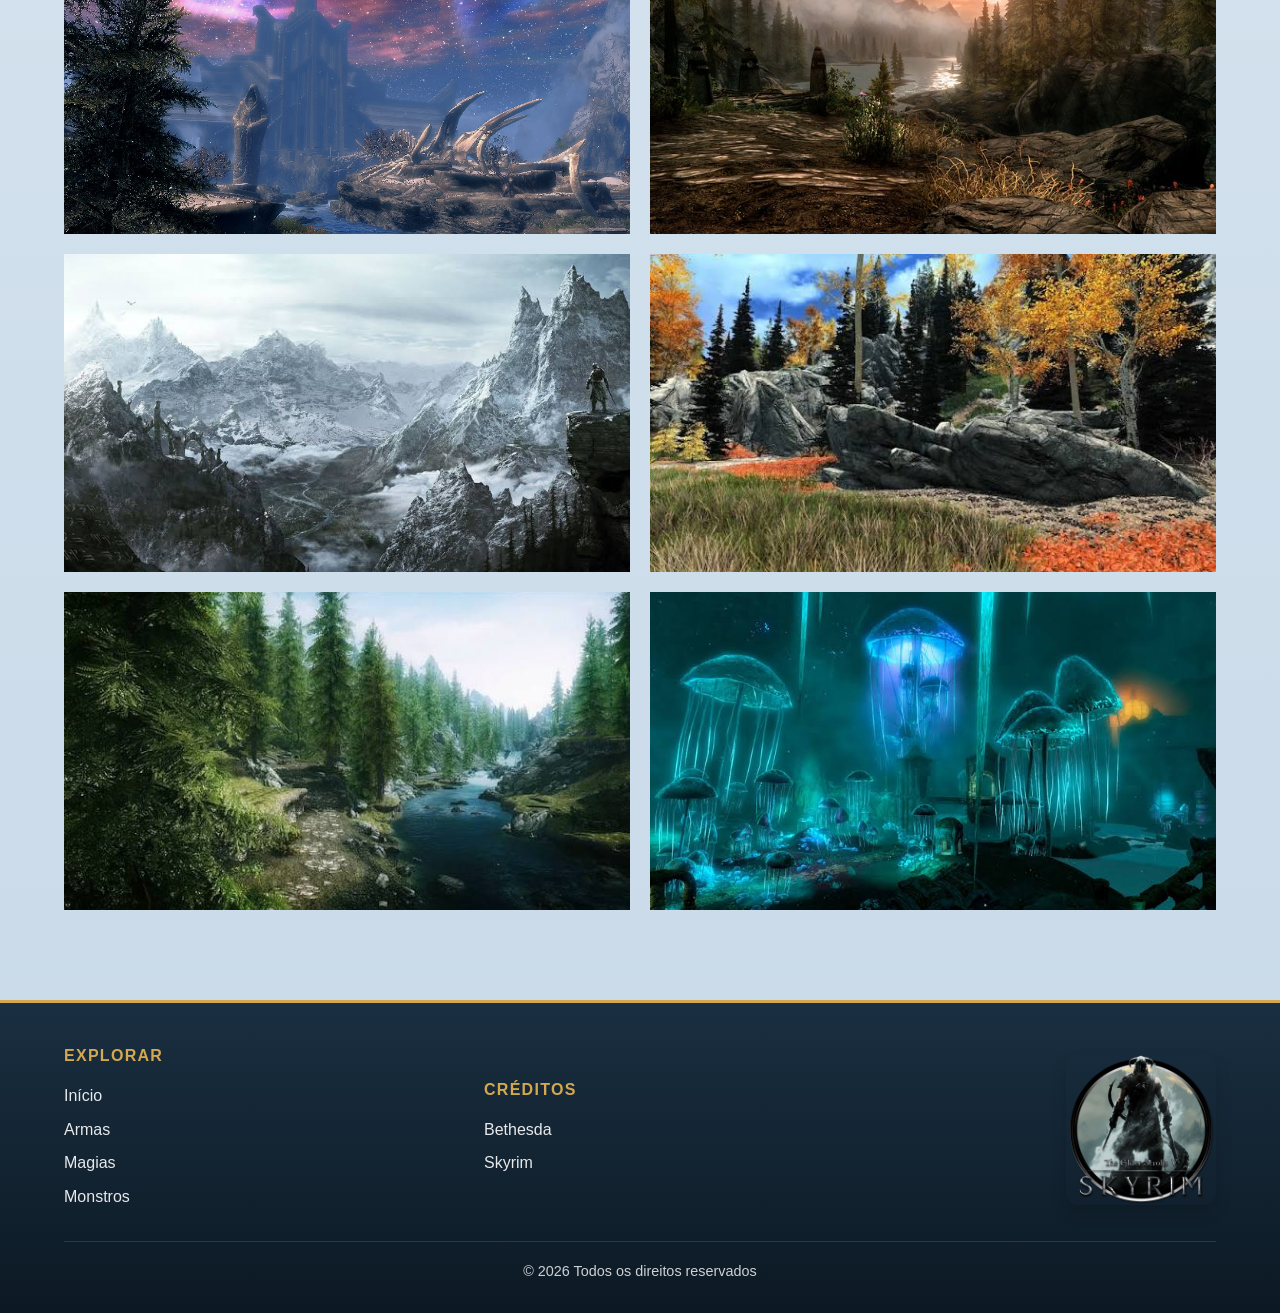
<file: html/mundo.html>
<!DOCTYPE html>
<html lang="pt-BR">
<head>
    <meta charset="UTF-8">
    <meta name="viewport" content="width=device-width, initial-scale=1.0">
    <title>Mundo</title>
    <link rel="stylesheet" href="../css/style.css">
</head>
<body>
    <header class="cabecalho">
        <div class="limite-conteudo agrupamento-navegacao">
            <div class="caixa-logo"><img src="../imagens/logo.png" alt="Logo de Skyrim" class="logo-principal"></div>
            <nav class="menu-principal" aria-label="Navegação principal">
                <a href="../index.html">Início</a>
                <a href="magia.html">Magia</a>
                <a href="arma.html">Arma</a>
                <a href="monstro.html">Monstro</a>
                <a href="dlcs.html">DLCs</a>
                <a href="historia.html">História</a>
                <a href="racas.html">Raças</a>
                <a href="mundo.html" class="ativo">Mundo</a>
            </nav>
        </div>
    </header>

    <main class="limite-conteudo mundo-pagina">
        <h1>Mundo de Skyrim</h1>
        <section class="mundo-secao mapa-mundo" aria-labelledby="titulo-mapa">
            <h2 id="titulo-mapa">Mapa de Skyrim</h2>
            <img src="../imagens/imgmundo/mapa-skyrim.png" alt="Mapa atualizado das regiões de Skyrim">
        </section>
        <section class="mundo-secao" aria-labelledby="titulo-paisagens">
            <h2 id="titulo-paisagens">Paisagens de Skyrim</h2>
            <div class="galeria-paisagens">
                <img src="../imagens/imgmundo/mundo-paisagem-1.webp" alt="Paisagem montanhosa de Skyrim">
                <img src="../imagens/imgmundo/mundo-paisagem-2.webp" alt="Paisagem de Skyrim ao entardecer">
                <img src="../imagens/imgmundo/mundo-paisagem-3.jpg" alt="Região de Skyrim com montanhas e construções">
                <img src="../imagens/imgmundo/mundo-paisagem-4.jpg" alt="Paisagem natural de Skyrim">
                <img src="../imagens/imgmundo/mundo-paisagem-5.jpg" alt="Paisagem montanhosa de Skyrim">
                <img src="../imagens/imgmundo/mundo-paisagem-6.jpg" alt="Vale de Skyrim com montanhas ao fundo">
                <img src="../imagens/imgmundo/mundo-paisagem-7.jpg" alt="Paisagem nevada de Skyrim">
                <img src="../imagens/imgmundo/mundo-paisagem-8.jpg" alt="Paisagem de Skyrim com montanhas e céu aberto">
            </div>
        </section>
    </main>
    <footer class="rodape"><div class="limite-conteudo conteudo-rodape"><div class="bloco-rodape"><h3>Explorar</h3><ul><li><a href="../index.html">Início</a></li><li><a href="arma.html">Armas</a></li><li><a href="magia.html">Magias</a></li><li><a href="monstro.html">Monstros</a></li></ul></div><div class="bloco-rodape"><h3>Créditos</h3><ul ><li><a href="https://bethesda.net/pt-BR" target="_blank" rel="noopener noreferrer">Bethesda</a></li><li><a href="https://elderscrolls.bethesda.net/pt-BR/skyrim10" target="_blank" rel="noopener noreferrer">Skyrim</a></li></ul></div><div class="bloco-rodape bloco-imagem-rodape"><img src="../imagens/skyrim_viking.png" alt="Imagem do Viking de Skyrim" class="imagem-rodape"></div></div><div class="limite-conteudo direitos-rodape"><p>© 2026 Todos os direitos reservados</p></div></footer>
</body>
</html>
</file>
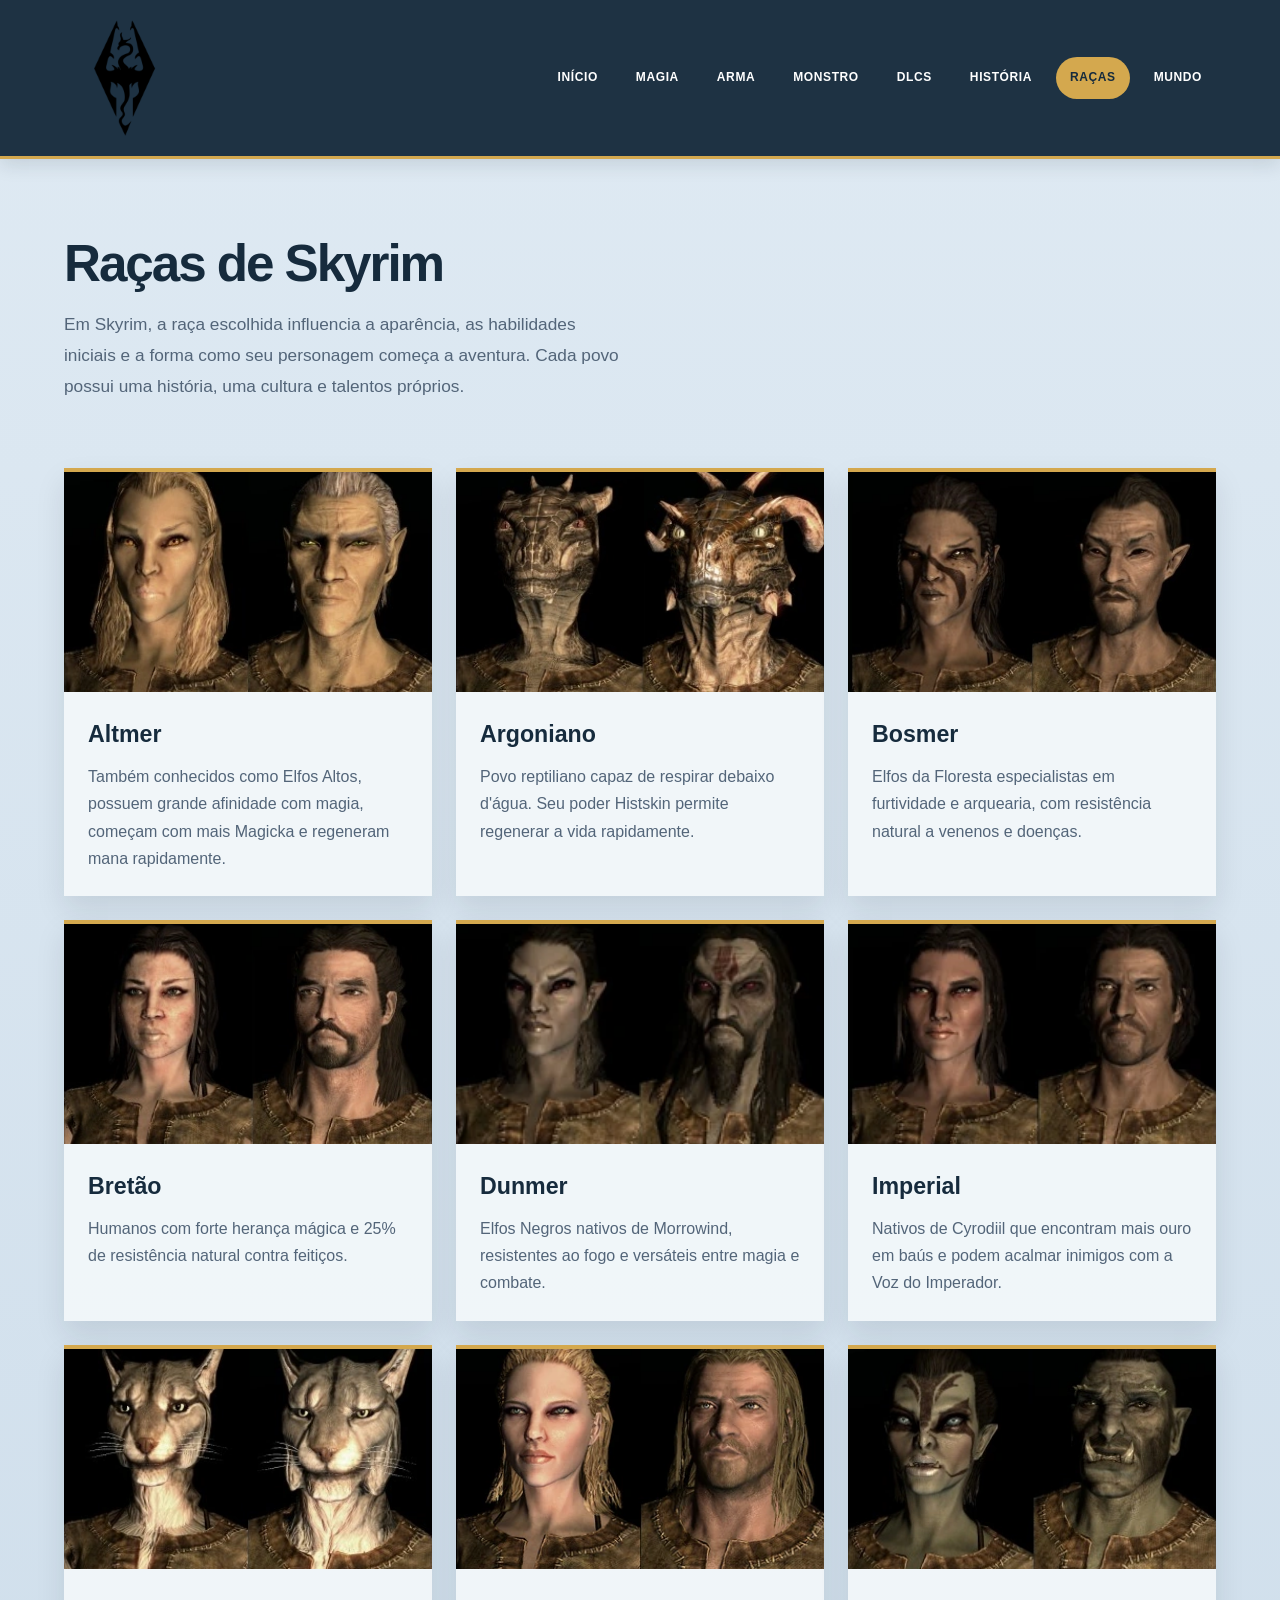
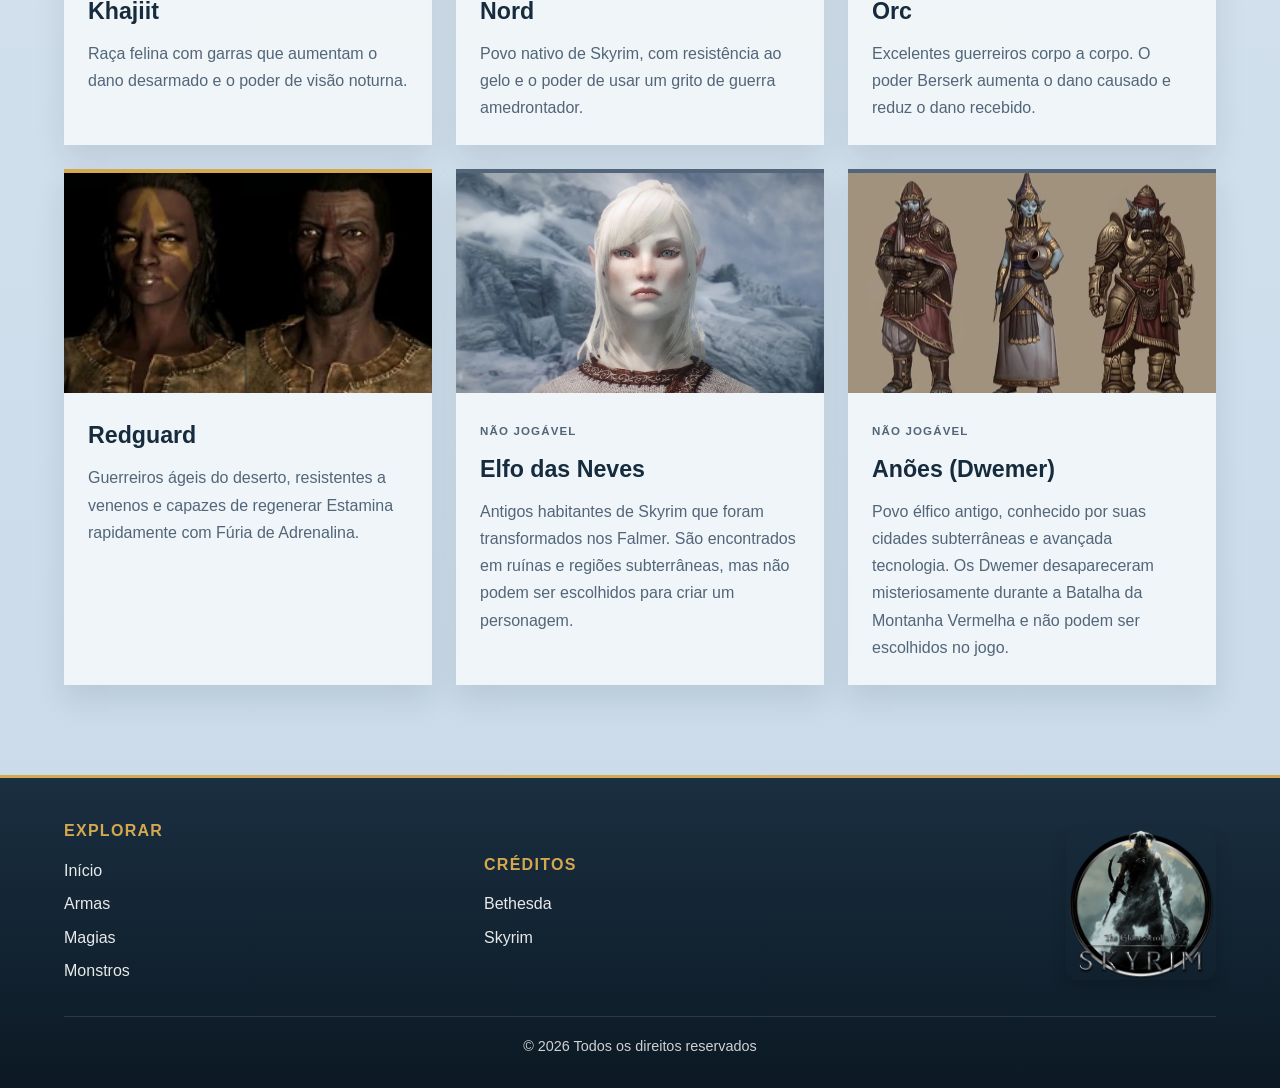
<file: html/racas.html>
<!DOCTYPE html>
<html lang="pt-BR">
<head>
    <meta charset="UTF-8">
    <meta name="viewport" content="width=device-width, initial-scale=1.0">
    <title>Raças | Skyrim</title>
    <link rel="stylesheet" href="../css/style.css">
</head>
<body>
    <header class="cabecalho"><div class="limite-conteudo agrupamento-navegacao"><div class="caixa-logo"><img src="../imagens/logo.png" alt="Logo de Skyrim" class="logo-principal"></div><nav class="menu-principal" aria-label="Navegação principal">
        <a href="../index.html">Início</a><a href="magia.html">Magia</a><a href="arma.html">Arma</a><a href="monstro.html">Monstro</a><a href="dlcs.html">DLCs</a><a href="historia.html">História</a><a href="racas.html" class="ativo">Raças</a><a href="mundo.html">Mundo</a>
    </nav></div></header>
    <main class="limite-conteudo racas-pagina">
        <section class="apresentacao racas-abertura">
            <div class="texto-apresentacao">
                <h1>Raças de Skyrim</h1>
                <p>Em Skyrim, a raça escolhida influencia a aparência, as habilidades iniciais e a forma como seu personagem começa a aventura. Cada povo possui uma história, uma cultura e talentos próprios.</p>
            </div>
        </section>

        <section class="lista-racas" aria-label="Raças de Skyrim">
            <article class="cartao-raca"><img src="../imagens/imgracas/raca-altmer.webp" alt="Altmer, o Elfo Alto"><div class="conteudo-raca"><h2>Altmer</h2><p>Também conhecidos como Elfos Altos, possuem grande afinidade com magia, começam com mais Magicka e regeneram mana rapidamente.</p></div></article>
            <article class="cartao-raca"><img src="../imagens/imgracas/raca-argoniano.webp" alt="Argoniano de Skyrim"><div class="conteudo-raca"><h2>Argoniano</h2><p>Povo reptiliano capaz de respirar debaixo d'água. Seu poder Histskin permite regenerar a vida rapidamente.</p></div></article>
            <article class="cartao-raca"><img src="../imagens/imgracas/raca-bosmer.webp" alt="Bosmer, o Elfo da Floresta"><div class="conteudo-raca"><h2>Bosmer</h2><p>Elfos da Floresta especialistas em furtividade e arquearia, com resistência natural a venenos e doenças.</p></div></article>
            <article class="cartao-raca"><img src="../imagens/imgracas/raca-bretao.webp" alt="Bretão de Skyrim"><div class="conteudo-raca"><h2>Bretão</h2><p>Humanos com forte herança mágica e 25% de resistência natural contra feitiços.</p></div></article>
            <article class="cartao-raca"><img src="../imagens/imgracas/raca-dunmer.webp" alt="Dunmer, o Elfo Negro"><div class="conteudo-raca"><h2>Dunmer</h2><p>Elfos Negros nativos de Morrowind, resistentes ao fogo e versáteis entre magia e combate.</p></div></article>
            <article class="cartao-raca"><img src="../imagens/imgracas/raca-imperial.webp" alt="Imperial de Cyrodiil"><div class="conteudo-raca"><h2>Imperial</h2><p>Nativos de Cyrodiil que encontram mais ouro em baús e podem acalmar inimigos com a Voz do Imperador.</p></div></article>
            <article class="cartao-raca"><img src="../imagens/imgracas/raca-khajiit.webp" alt="Khajiit de Skyrim"><div class="conteudo-raca"><h2>Khajiit</h2><p>Raça felina com garras que aumentam o dano desarmado e o poder de visão noturna.</p></div></article>
            <article class="cartao-raca"><img src="../imagens/imgracas/raca-nord.webp" alt="Nord, o Nórdico"><div class="conteudo-raca"><h2>Nord</h2><p>Povo nativo de Skyrim, com resistência ao gelo e o poder de usar um grito de guerra amedrontador.</p></div></article>
            <article class="cartao-raca"><img src="../imagens/imgracas/raca-orc.webp" alt="Orc de Skyrim"><div class="conteudo-raca"><h2>Orc</h2><p>Excelentes guerreiros corpo a corpo. O poder Berserk aumenta o dano causado e reduz o dano recebido.</p></div></article>
            <article class="cartao-raca"><img src="../imagens/imgracas/raca-redguard.webp" alt="Redguard de Hammerfell"><div class="conteudo-raca"><h2>Redguard</h2><p>Guerreiros ágeis do deserto, resistentes a venenos e capazes de regenerar Estamina rapidamente com Fúria de Adrenalina.</p></div></article>
            <article class="cartao-raca cartao-raca-nao-jogavel"><img src="../imagens/imgracas/raca-elfo-das-neves.webp" alt="Elfo das Neves, Falmer antigo"><div class="conteudo-raca"><span class="status-raca">Não jogável</span><h2>Elfo das Neves</h2><p>Antigos habitantes de Skyrim que foram transformados nos Falmer. São encontrados em ruínas e regiões subterrâneas, mas não podem ser escolhidos para criar um personagem.</p></div></article>
            <article class="cartao-raca cartao-raca-nao-jogavel"><img src="../imagens/imgracas/raca-dwemer.webp" alt="Dwemer, os Anões"><div class="conteudo-raca"><span class="status-raca">Não jogável</span><h2>Anões (Dwemer)</h2><p>Povo élfico antigo, conhecido por suas cidades subterrâneas e avançada tecnologia. Os Dwemer desapareceram misteriosamente durante a Batalha da Montanha Vermelha e não podem ser escolhidos no jogo.</p></div></article>
        </section>
    </main>
    <footer class="rodape"><div class="limite-conteudo conteudo-rodape"><div class="bloco-rodape"><h3>Explorar</h3><ul><li><a href="../index.html">Início</a></li><li><a href="arma.html">Armas</a></li><li><a href="magia.html">Magias</a></li><li><a href="monstro.html">Monstros</a></li></ul></div><div class="bloco-rodape"><h3>Créditos</h3><ul ><li><a href="https://bethesda.net/pt-BR" target="_blank" rel="noopener noreferrer">Bethesda</a></li><li><a href="https://elderscrolls.bethesda.net/pt-BR/skyrim10" target="_blank" rel="noopener noreferrer">Skyrim</a></li></ul></div><div class="bloco-rodape bloco-imagem-rodape"><img src="../imagens/skyrim_viking.png" alt="Imagem do Viking de Skyrim" class="imagem-rodape"></div></div><div class="limite-conteudo direitos-rodape"><p>© 2026 Todos os direitos reservados</p></div></footer>
</body>
</html>
</file>
<file: css/style.css>
:root {
    --fundo-escuro: #162b3d;
    --azul-profundo: #1d3557;
    --dourado: #d4a84e;
    --dourado-escuro: #af8131;
    --cinza: #536579;
    --texto-principal: #1d2a36;
    --branco: #ffffff;
    --sombra: rgba(20, 33, 43, 0.12);
}

* {
    margin: 0;
    padding: 0;
    box-sizing: border-box;
}

html {
    scroll-behavior: smooth;
}

body {
    font-family: "Segoe UI", Arial, sans-serif;
    background: linear-gradient(180deg, #dfeaf3 0%, #c8d9e8 100%);
    color: var(--texto-principal);
    line-height: 1.6;
}

img {
    max-width: 100%;
    display: block;
}

.limite-conteudo {
    width: min(1180px, 90%);
    margin: 0 auto;
}

.cabecalho {
    display: block;
    width: 100%;
    position: relative;
    z-index: 10;
    background: rgba(22, 43, 61, 0.96);
    border-bottom: 3px solid var(--dourado);
    box-shadow: 0 6px 18px var(--sombra);
}

.agrupamento-navegacao {
    display: flex;
    align-items: center;
    justify-content: space-between;
    gap: 24px;
    padding: 18px 0;
}

.caixa-logo {
    width: 120px;
    min-width: 120px;
    height: auto;
    background: transparent;
    padding: 0;
    border-radius: 0;
    box-shadow: none;
    overflow: visible;
}

.logo-principal {
    width: 100%;
    height: auto;
    object-fit: contain;
    display: block;
    border-radius: 0;
}

.menu-principal {
    display: flex;
    flex-wrap: wrap;
    justify-content: center;
    gap: 10px;
}

.menu-principal a {
    color: var(--branco);
    text-decoration: none;
    font-size: 0.75rem;
    font-weight: 700;
    text-transform: uppercase;
    letter-spacing: 0.05em;
    padding: 11px 14px;
    border-radius: 999px;
    transition: 0.2s ease;
}

.menu-principal a:hover,
.menu-principal a.ativo {
    background: var(--dourado);
    color: var(--fundo-escuro);
}

.apresentacao {
    display: grid;
    grid-template-columns: 1.2fr 0.8fr;
    gap: 40px;
    align-items: center;
    padding: 70px 0 30px;
}

.texto-apresentacao {
    padding: 8px 0;
}

.apresentacao h1 {
    font-size: clamp(3rem, 4vw, 5rem);
    line-height: 1.05;
    margin-bottom: 18px;
    color: var(--fundo-escuro);
    letter-spacing: -0.04em;
}

.texto-apresentacao p {
    color: var(--cinza);
    font-size: 1.08rem;
    max-width: 560px;
    line-height: 1.8;
}

.acoes-principais {
    margin-top: 26px;
}

.botao-principal {
    display: inline-block;
    background: linear-gradient(135deg, var(--dourado), var(--dourado-escuro));
    color: var(--fundo-escuro);
    text-decoration: none;
    font-weight: 700;
    padding: 14px 26px;
    border-radius: 999px;
    box-shadow: 0 6px 0 rgba(91, 62, 18, 0.7), 0 12px 24px rgba(91, 62, 18, 0.28);
    transition: transform 0.2s ease, box-shadow 0.2s ease;
}

.botao-principal:hover {
    transform: translateY(-2px);
    box-shadow: 0 8px 0 rgba(91, 62, 18, 0.7), 0 16px 28px rgba(91, 62, 18, 0.35);
}

.botao-principal:focus-visible {
    outline: 3px solid var(--fundo-escuro);
    outline-offset: 4px;
}

.imagem-apresentacao {
    display: flex;
    justify-content: center;
}

.moldura-imagem {
    width: 100%;
    max-width: 470px;
    background: linear-gradient(180deg, #edf4fb 0%, #d7e6f2 100%);
    border: 3px solid #cbd9e7;
    border-radius: 20px;
    padding: 20px;
    box-shadow: 0 18px 35px rgba(18, 31, 41, 0.15);
    position: relative;
}

.moldura-imagem::before,
.moldura-imagem::after {
    content: "";
    position: absolute;
    bottom: -12px;
    width: 110px;
    height: 30px;
    background: rgba(83, 101, 121, 0.18);
    border-radius: 50%;
    filter: blur(10px);
}

.moldura-imagem::before {
    left: 15%;
}

.moldura-imagem::after {
    right: 15%;
}

.moldura-imagem img {
    border-radius: 12px;
    width: 100%;
    height: auto;
}

.descricao {
    display: grid;
    grid-template-columns: repeat(2, minmax(0, 1fr));
    gap: 36px;
    padding: 60px 0 90px;
    align-items: start;
}

.descricao article {
    background: transparent;
    border-radius: 0;
    padding: 0;
    border: none;
    box-shadow: none;
}

.descricao article + article {
    border-left: 2px solid rgba(175, 129, 49, 0.6);
    padding-left: 28px;
    padding-top: 28px;
}

.descricao h2 {
    color: var(--dourado-escuro);
    margin-bottom: 14px;
    font-size: clamp(1.6rem, 2vw, 2.1rem);
    letter-spacing: -0.02em;
}

.descricao p {
    color: var(--cinza);
    font-size: 1.02rem;
    line-height: 1.9;
}

.descricao a {
    color: var(--fundo-escuro);
    font-weight: 700;
    text-decoration: underline;
}

.rodape {
    background: linear-gradient(180deg, rgba(22, 43, 61, 0.98), rgba(12, 25, 36, 1));
    border-top: 3px solid var(--dourado);
    padding: 40px 0 30px;
    color: var(--branco);
}

.conteudo-rodape {
    display: grid;
    grid-template-columns: 1fr 1fr 0.8fr;
    gap: 30px;
    align-items: center;
}

.bloco-imagem-rodape {
    display: flex;
    justify-content: flex-end;
}

.imagem-rodape {
    width: 100%;
    max-width: 150px;
    border-radius: 12px;
    border: none;
    box-shadow: 0 8px 16px rgba(0, 0, 0, 0.16);
}

.bloco-rodape h3 {
    color: var(--dourado);
    font-size: 1rem;
    text-transform: uppercase;
    letter-spacing: 0.08em;
    margin-bottom: 14px;
}

.direitos-rodape {
    margin-top: 24px;
    padding-top: 18px;
    border-top: 1px solid rgba(255, 255, 255, 0.12);
    text-align: center;
    color: rgba(255, 255, 255, 0.8);
    font-size: 0.9rem;
}

.bloco-rodape ul {
    list-style: none;
    padding: 0;
    margin: 0;
}

.bloco-rodape li {
    margin-bottom: 8px;
}

.bloco-rodape a {
    color: var(--branco);
    text-decoration: none;
    opacity: 0.9;
}

.bloco-rodape a:hover {
    opacity: 1;
    text-decoration: underline;
}

.pagina-conteudo {
    min-height: calc(100vh - 132px);
    background: #dbe7ef;
}

.abertura-conteudo {
    grid-template-columns: 1fr;
    padding-bottom: 70px;
}

.abertura-conteudo h1 {
    max-width: 1000px;
    font-size: clamp(2.8rem, 5.5vw, 5.4rem);
}

.titulo-secao {
    max-width: 650px;
    margin-bottom: 34px;
}

.titulo-secao h2 {
    margin-bottom: 12px;
    color: var(--fundo-escuro);
    font-size: clamp(1.9rem, 3vw, 3.1rem);
    line-height: 1;
}

.titulo-secao > p {
    color: var(--cinza);
    font-size: 1.05rem;
    line-height: 1.7;
}

.secao-conteudo {
    padding: 26px 0 90px;
    scroll-margin-top: 24px;
}

.lista-conteudo {
    display: grid;
    grid-template-columns: repeat(2, minmax(0, 1fr));
    gap: 22px;
}

.cartao-conteudo {
    display: flex;
    flex-direction: column;
    padding: 28px;
    background: rgba(247, 250, 252, 0.78);
    border-top: 4px solid var(--azul-profundo);
    box-shadow: 0 12px 24px rgba(20, 33, 43, 0.08);
}

.cartao-conteudo h3 {
    margin-bottom: 10px;
    color: var(--fundo-escuro);
    font-size: 1.35rem;
}

.cartao-conteudo > p {
    margin-bottom: 18px;
    color: var(--cinza);
    line-height: 1.7;
}

.cartao-conteudo ul {
    display: grid;
    gap: 10px;
    padding-top: 16px;
    border-top: 1px solid rgba(29, 53, 87, 0.14);
    list-style: none;
}

.cartao-conteudo li {
    color: var(--cinza);
    line-height: 1.65;
}

.cartao-conteudo li::before {
    content: "—";
    margin-right: 8px;
    color: var(--dourado-escuro);
}

.cartao-conteudo strong {
    color: var(--fundo-escuro);
}

.carrossel-conteudo {
    height: 220px;
    margin-top: auto;
    padding-top: 22px;
    position: relative;
    overflow: hidden;
    background: #a9bbc8;
}

.carrossel-manual {
    padding-top: 22px;
    overflow: hidden;
}

.seletor-carrossel {
    position: fixed;
    top: 0;
    left: 0;
    width: 1px;
    height: 1px;
    margin: -1px;
    overflow: hidden;
    clip: rect(0, 0, 0, 0);
    clip-path: inset(50%);
    white-space: nowrap;
}

.seletor-carrossel:focus-visible ~ .carrossel-faixa .controle-carrossel {
    outline: 3px solid var(--dourado);
    outline-offset: 2px;
}

.carrossel-faixa {
    position: relative;
    width: 100%;
    height: 100%;
    overflow: hidden;
}

.etapa-carrossel {
    position: absolute;
    inset: 0;
    opacity: 0;
    visibility: hidden;
    pointer-events: none;
    height: 100%;
    display: grid;
    place-items: center;
    background: #a9bbc8;
    transition: opacity 0.25s ease;
}

.carrossel-manual > .seletor-1:checked ~ .carrossel-faixa > .etapa-carrossel:nth-child(1),
.carrossel-manual > .seletor-2:checked ~ .carrossel-faixa > .etapa-carrossel:nth-child(2),
.carrossel-manual > .seletor-3:checked ~ .carrossel-faixa > .etapa-carrossel:nth-child(3),
.carrossel-manual > .seletor-4:checked ~ .carrossel-faixa > .etapa-carrossel:nth-child(4),
.carrossel-manual > .seletor-5:checked ~ .carrossel-faixa > .etapa-carrossel:nth-child(5) {
    opacity: 1;
    visibility: visible;
    pointer-events: auto;
    z-index: 1;
}

.etapa-carrossel img {
    position: absolute;
    inset: 0;
    width: 100%;
    height: 100%;
    object-fit: contain;
    opacity: 1;
    animation: none;
    user-select: none;
}

.controle-carrossel {
    position: absolute;
    top: 50%;
    display: grid;
    place-items: center;
    width: 38px;
    height: 38px;
    border: 1px solid rgba(255, 255, 255, 0.7);
    border-radius: 50%;
    background: rgba(22, 43, 61, 0.82);
    color: var(--branco);
    font-size: 1.7rem;
    transition: opacity 0.25s ease;
    line-height: 1;
    cursor: pointer;
    transform: translateY(-50%);
    z-index: 1;
}

.controle-carrossel:hover {
    background: var(--dourado-escuro);
}

.controle-carrossel:focus-visible {
    outline: 3px solid var(--dourado);
    outline-offset: 2px;
}

.controle-carrossel-anterior {
    left: 10px;
}

.controle-carrossel-proximo {
    right: 10px;
}

.contador-carrossel {
    position: absolute;
    right: 10px;
    bottom: 10px;
    z-index: 1;
    padding: 2px 8px;
    border-radius: 4px;
    background: rgba(22, 43, 61, 0.82);
    color: var(--branco);
    font-size: 0.75rem;
    pointer-events: none;
}

.dlcs-pagina {
    padding-bottom: 90px;
}

.dlcs-abertura {
    grid-template-columns: 1fr;
    padding-bottom: 58px;
}

.lista-dlcs {
    display: grid;
    grid-template-columns: repeat(3, minmax(0, 1fr));
    gap: 24px;
}

.cartao-dlc {
    overflow: hidden;
    background: rgba(247, 250, 252, 0.82);
    border-top: 4px solid var(--dourado);
    box-shadow: 0 14px 28px rgba(20, 33, 43, 0.1);
}

.cartao-dlc img {
    width: 100%;
    height: 220px;
    object-fit: cover;
    background: #a9bbc8;
}

.cartao-dlc img.imagem-arma,
.cartao-dlc img.imagem-monstro {
    display: block;
    width: 100%;
    height: 220px;
    object-fit: contain;
    background: #a9bbc8;
}

.imagem-arma-espelhada {
    transform: scaleX(-1);
}

.conteudo-dlc {
    padding: 24px;
}

.conteudo-dlc h2 {
    margin-bottom: 10px;
    color: var(--fundo-escuro);
    font-size: 1.55rem;
}

.conteudo-dlc p {
    color: var(--cinza);
    line-height: 1.7;
}

.historia-pagina {
    max-width: 900px;
    padding-top: 64px;
    padding-bottom: 90px;
}

.texto-historia h1 {
    margin-bottom: 16px;
    color: var(--fundo-escuro);
    font-size: clamp(2rem, 4vw, 3rem);
    line-height: 1.15;
}

.abertura-historia {
    max-width: 720px;
    color: var(--cinza);
    font-size: 1.08rem;
    line-height: 1.8;
}

.texto-historia section {
    margin-top: 34px;
    padding-top: 26px;
    border-top: 1px solid rgba(83, 101, 121, 0.3);
}

.texto-historia section h2 {
    margin-bottom: 12px;
    color: var(--fundo-escuro);
    font-size: 1.5rem;
    line-height: 1.3;
}

    .texto-historia section p {
        margin-top: 12px;
        color: var(--cinza);
        line-height: 1.85;
    }

    .referencias-historia ul {
        display: grid;
        grid-template-columns: repeat(2, minmax(0, 1fr));
        gap: 10px 24px;
        padding-left: 20px;
    }

    .referencias-historia li {
        color: var(--dourado-escuro);
    }

    .referencias-historia a {
        color: var(--fundo-escuro);
        overflow-wrap: anywhere;
    }

    .racas-pagina {
    padding-bottom: 90px;
}

.racas-abertura {
    grid-template-columns: 1fr;
    padding-bottom: 58px;
}

.lista-racas {
    display: grid;
    grid-template-columns: repeat(3, minmax(0, 1fr));
    gap: 24px;
}

.cartao-raca {
    overflow: hidden;
    background: rgba(247, 250, 252, 0.82);
    border-top: 4px solid var(--dourado);
    box-shadow: 0 14px 28px rgba(20, 33, 43, 0.1);
}

.cartao-raca-nao-jogavel {
    border-top-color: var(--cinza);
}

.cartao-raca img {
    width: 100%;
    height: 220px;
    object-fit: cover;
    background: #a9bbc8;
}

.conteudo-raca {
    padding: 24px;
}

.conteudo-raca h2 {
    margin-bottom: 10px;
    color: var(--fundo-escuro);
    font-size: 1.45rem;
}

.conteudo-raca p {
    color: var(--cinza);
    line-height: 1.7;
}

.status-raca {
    display: inline-block;
    margin-bottom: 10px;
    color: var(--cinza);
    font-size: 0.72rem;
    font-weight: 800;
    letter-spacing: 0.1em;
    text-transform: uppercase;
}

    .mundo-pagina {
        padding-top: 64px;
        padding-bottom: 90px;
    }

    .mundo-pagina h1 {
        margin-bottom: 28px;
        color: var(--fundo-escuro);
        font-size: clamp(2rem, 4vw, 3rem);
        line-height: 1.15;
    }

    .mundo-secao + .mundo-secao {
        margin-top: 42px;
    }

    .mundo-secao h2 {
        margin-bottom: 16px;
        color: var(--fundo-escuro);
        font-size: 1.5rem;
    }

    .mapa-mundo img {
        display: block;
        width: 100%;
        max-height: 720px;
        object-fit: contain;
        background: #dfeaf3;
    }

    .galeria-paisagens {
        display: grid;
        grid-template-columns: repeat(2, minmax(0, 1fr));
        gap: 20px;
    }

    .galeria-paisagens img {
        display: block;
        width: 100%;
        aspect-ratio: 16 / 9;
        object-fit: cover;
        background: #a9bbc8;
    }

    @media (max-width: 760px) {
        .agrupamento-navegacao {
            flex-direction: column;
            align-items: center;
        }

        .menu-principal a {
            font-size: 0.68rem;
            padding: 9px 10px;
        }

        .apresentacao,
        .descricao {
            grid-template-columns: 1fr;
        }

        .apresentacao {
            padding-top: 42px;
        }

        .lista-conteudo {
            grid-template-columns: 1fr;
        }

        .lista-dlcs {
            grid-template-columns: 1fr;
        }

        .lista-racas {
            grid-template-columns: 1fr;
        }

        .galeria-paisagens {
            grid-template-columns: 1fr;
        }

        .referencias-historia ul {
            grid-template-columns: 1fr;
        }

        .carrossel-conteudo {
            height: 200px;
        }
    }
</file>
